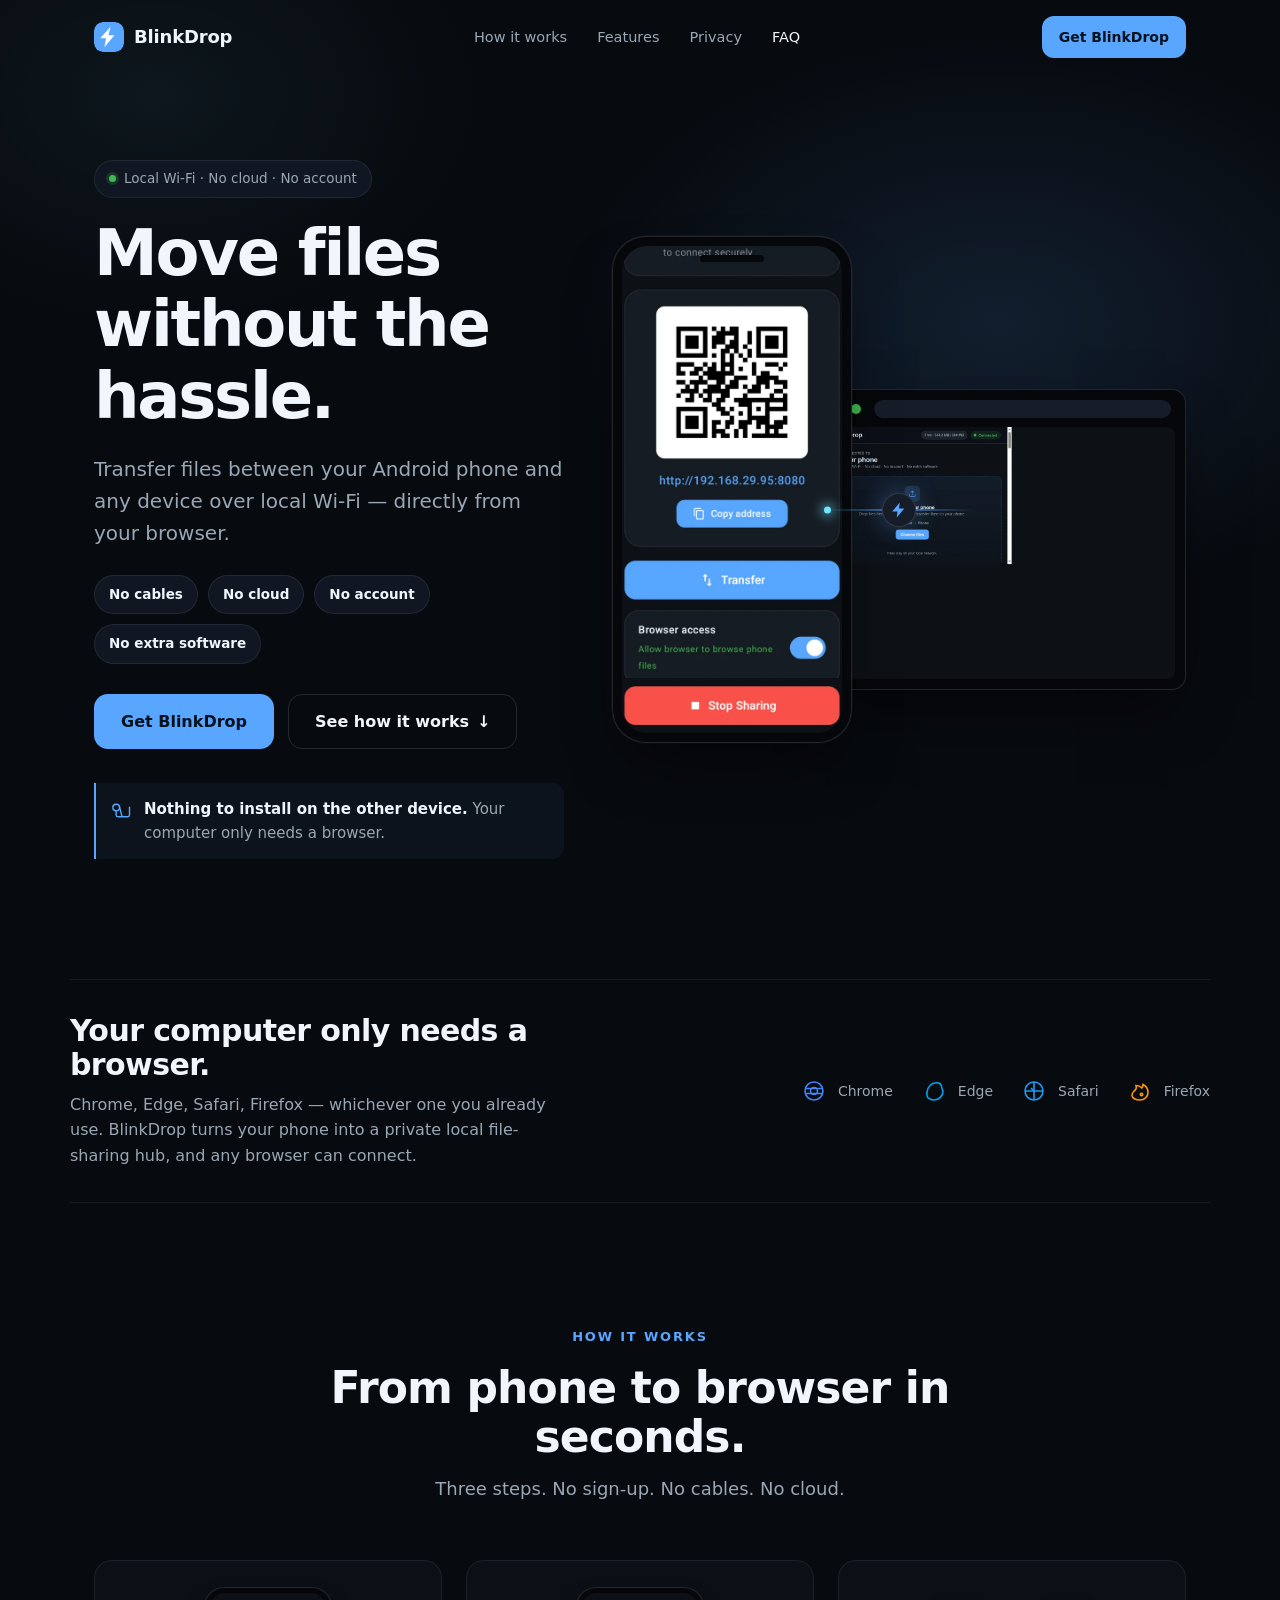
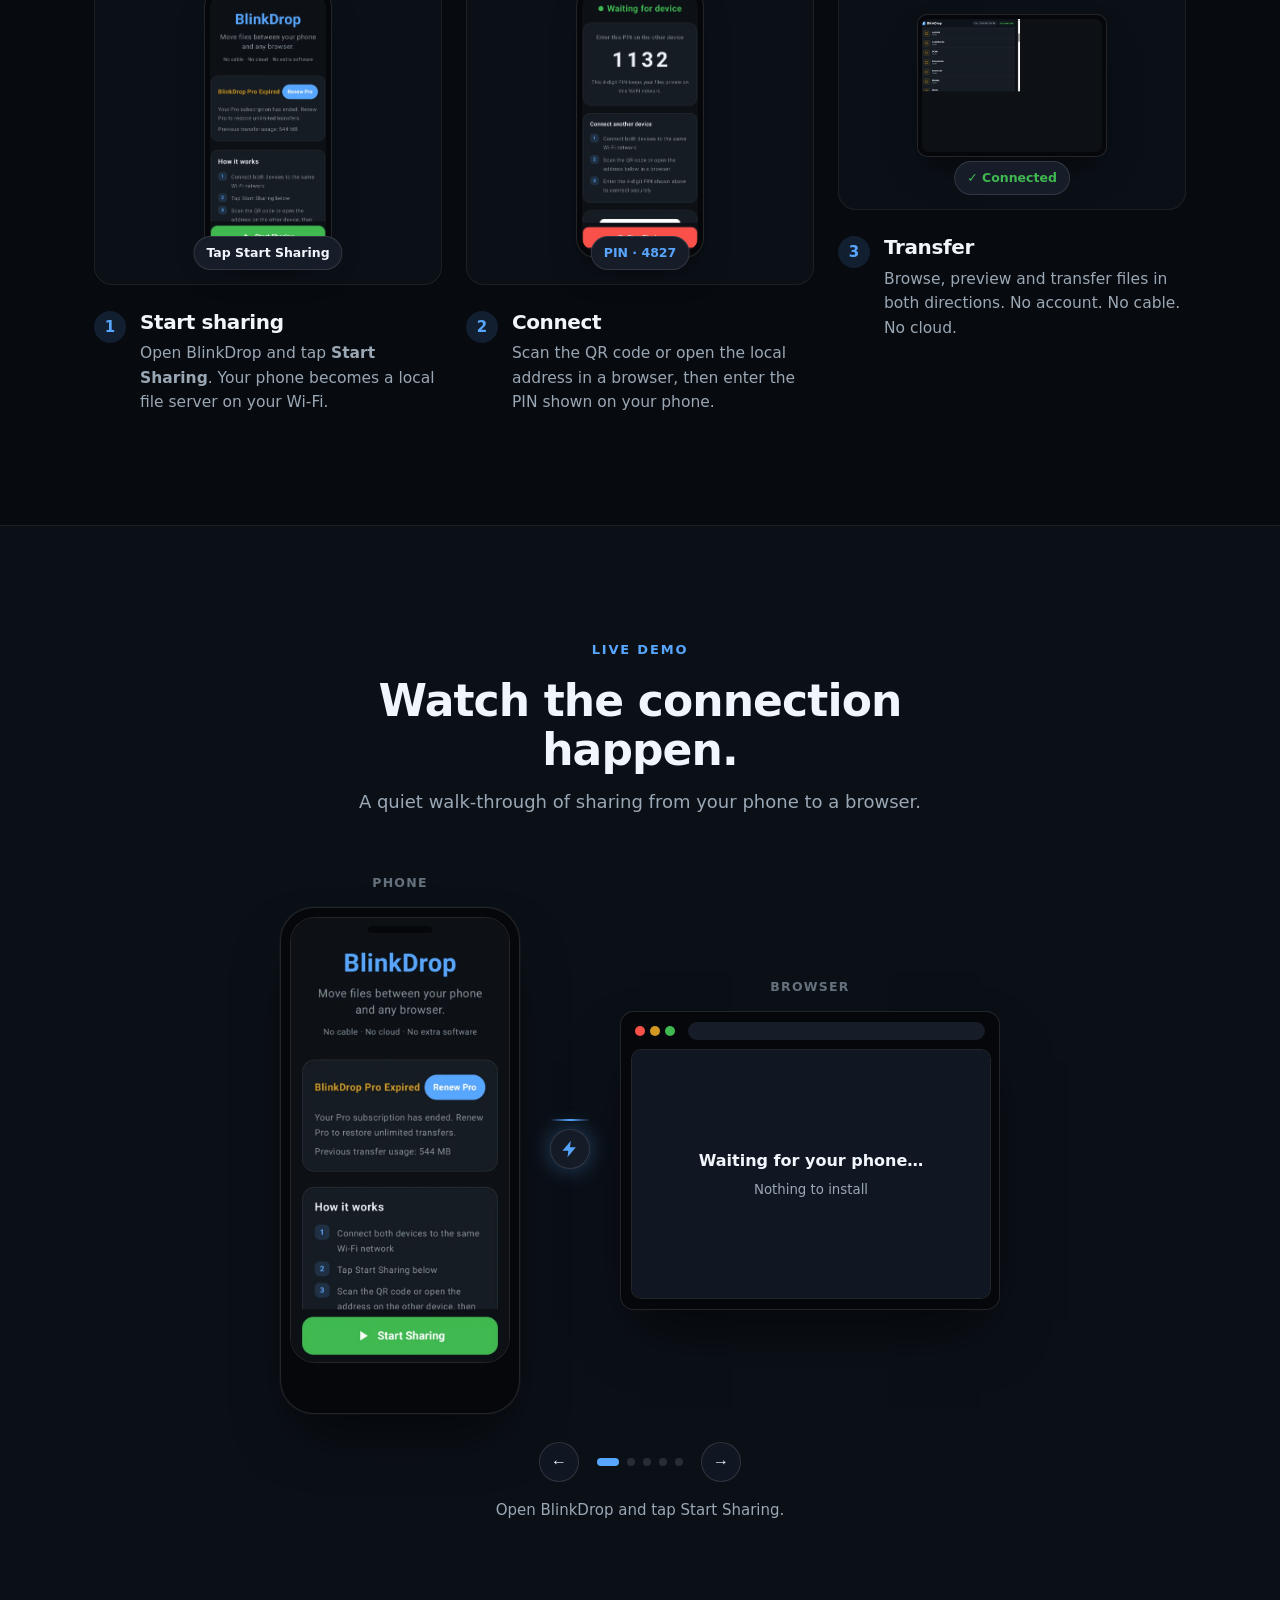
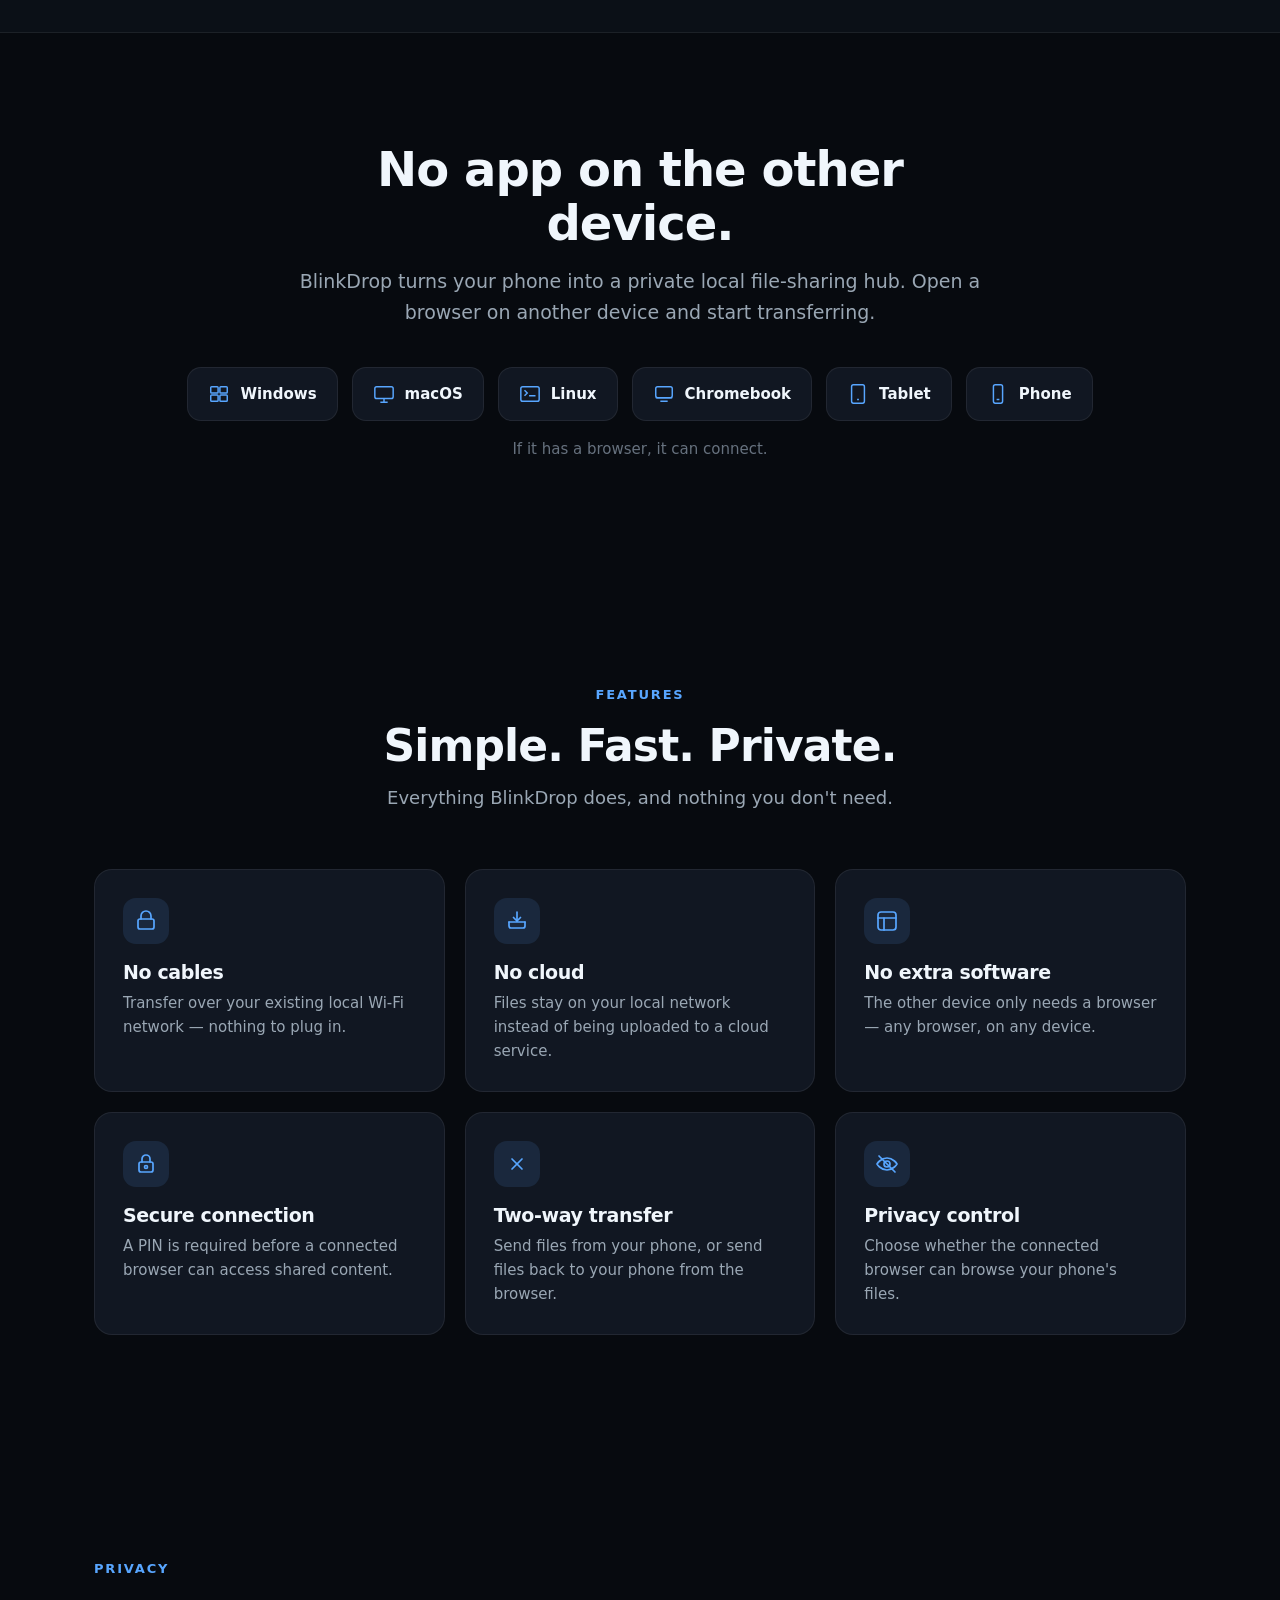
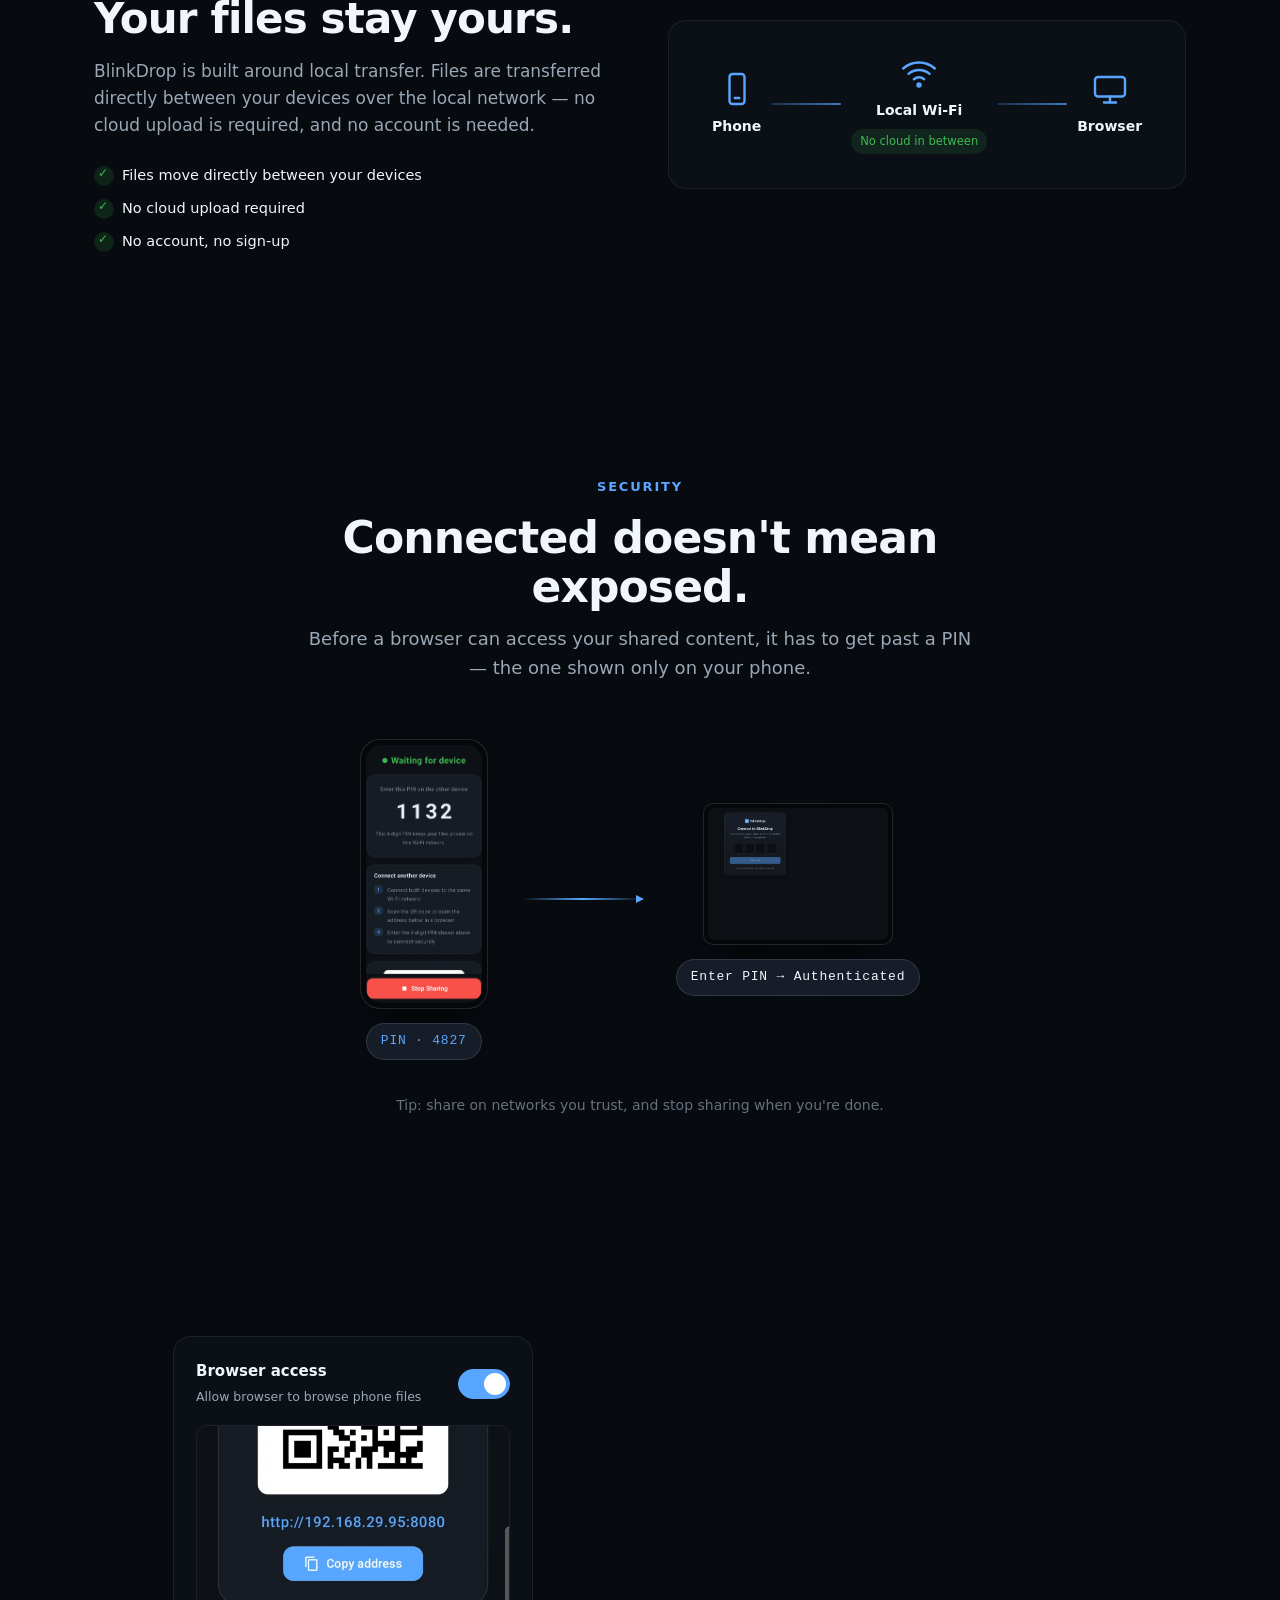
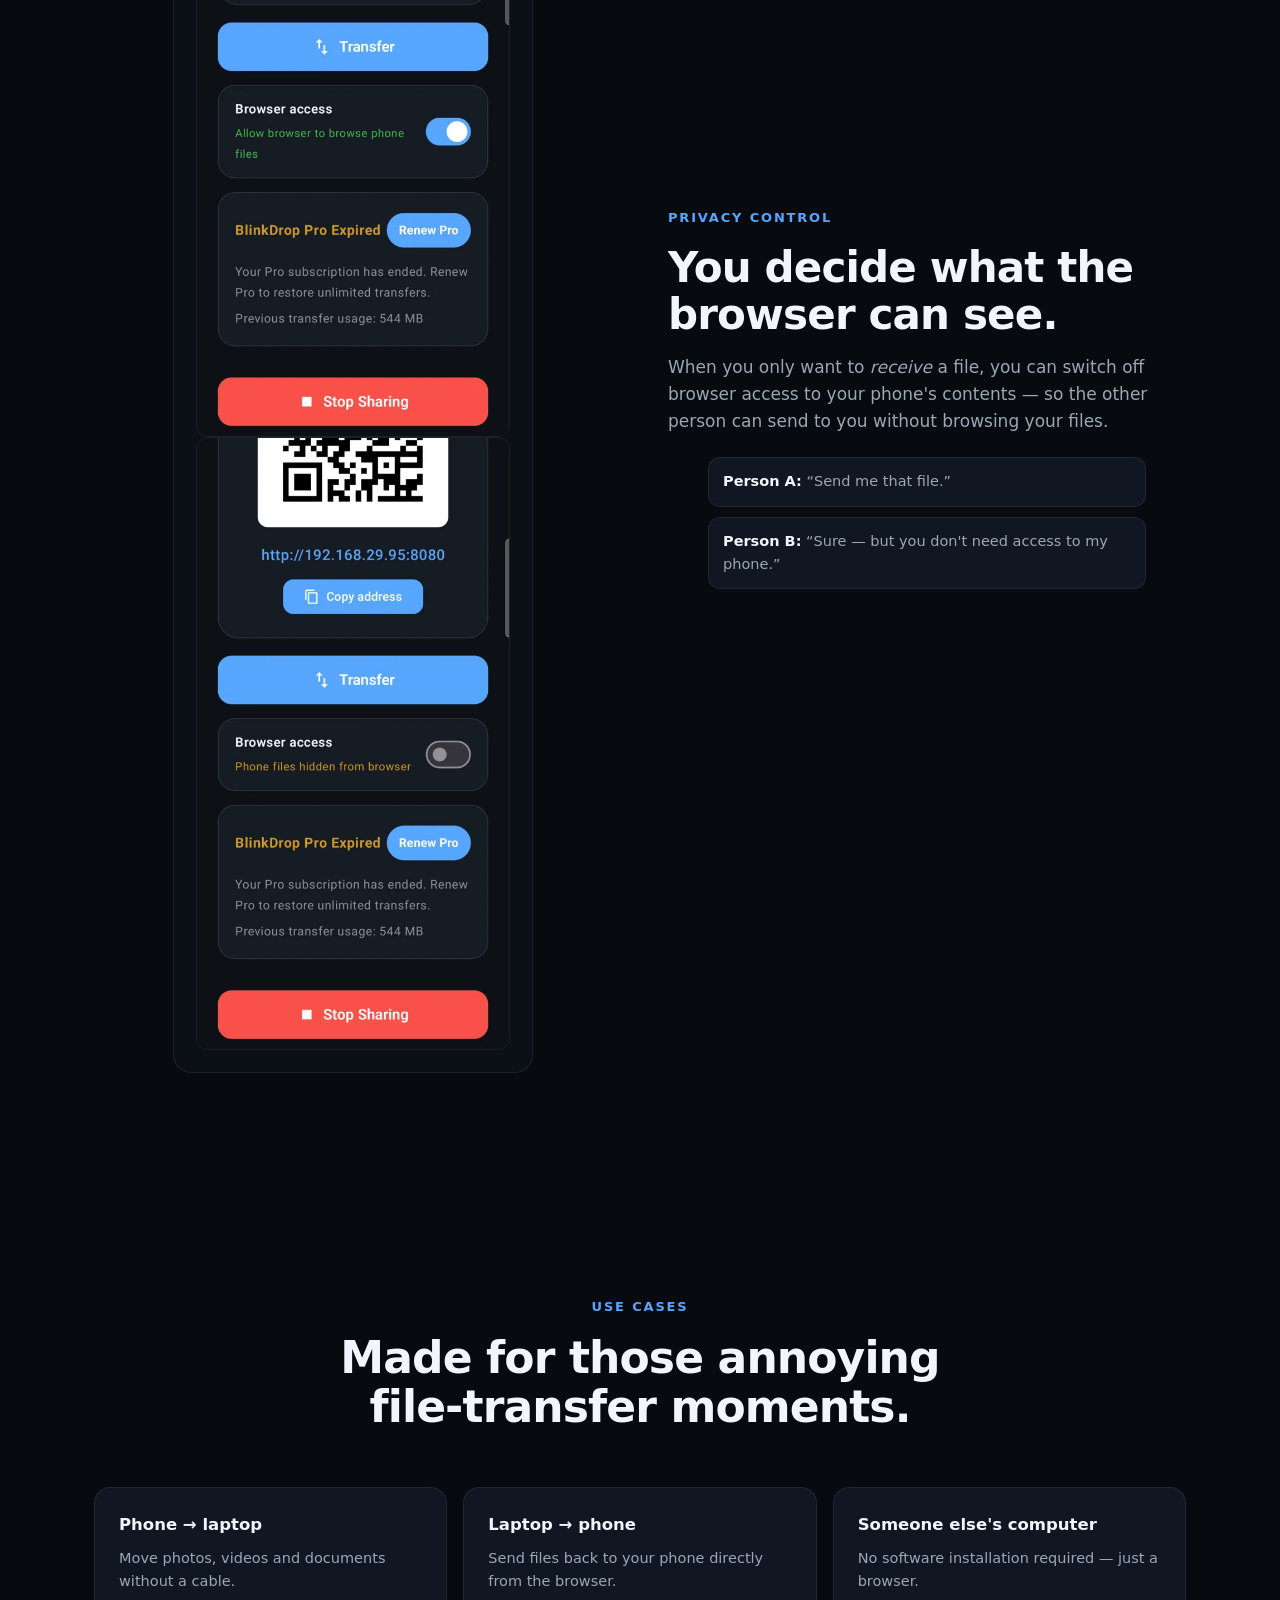
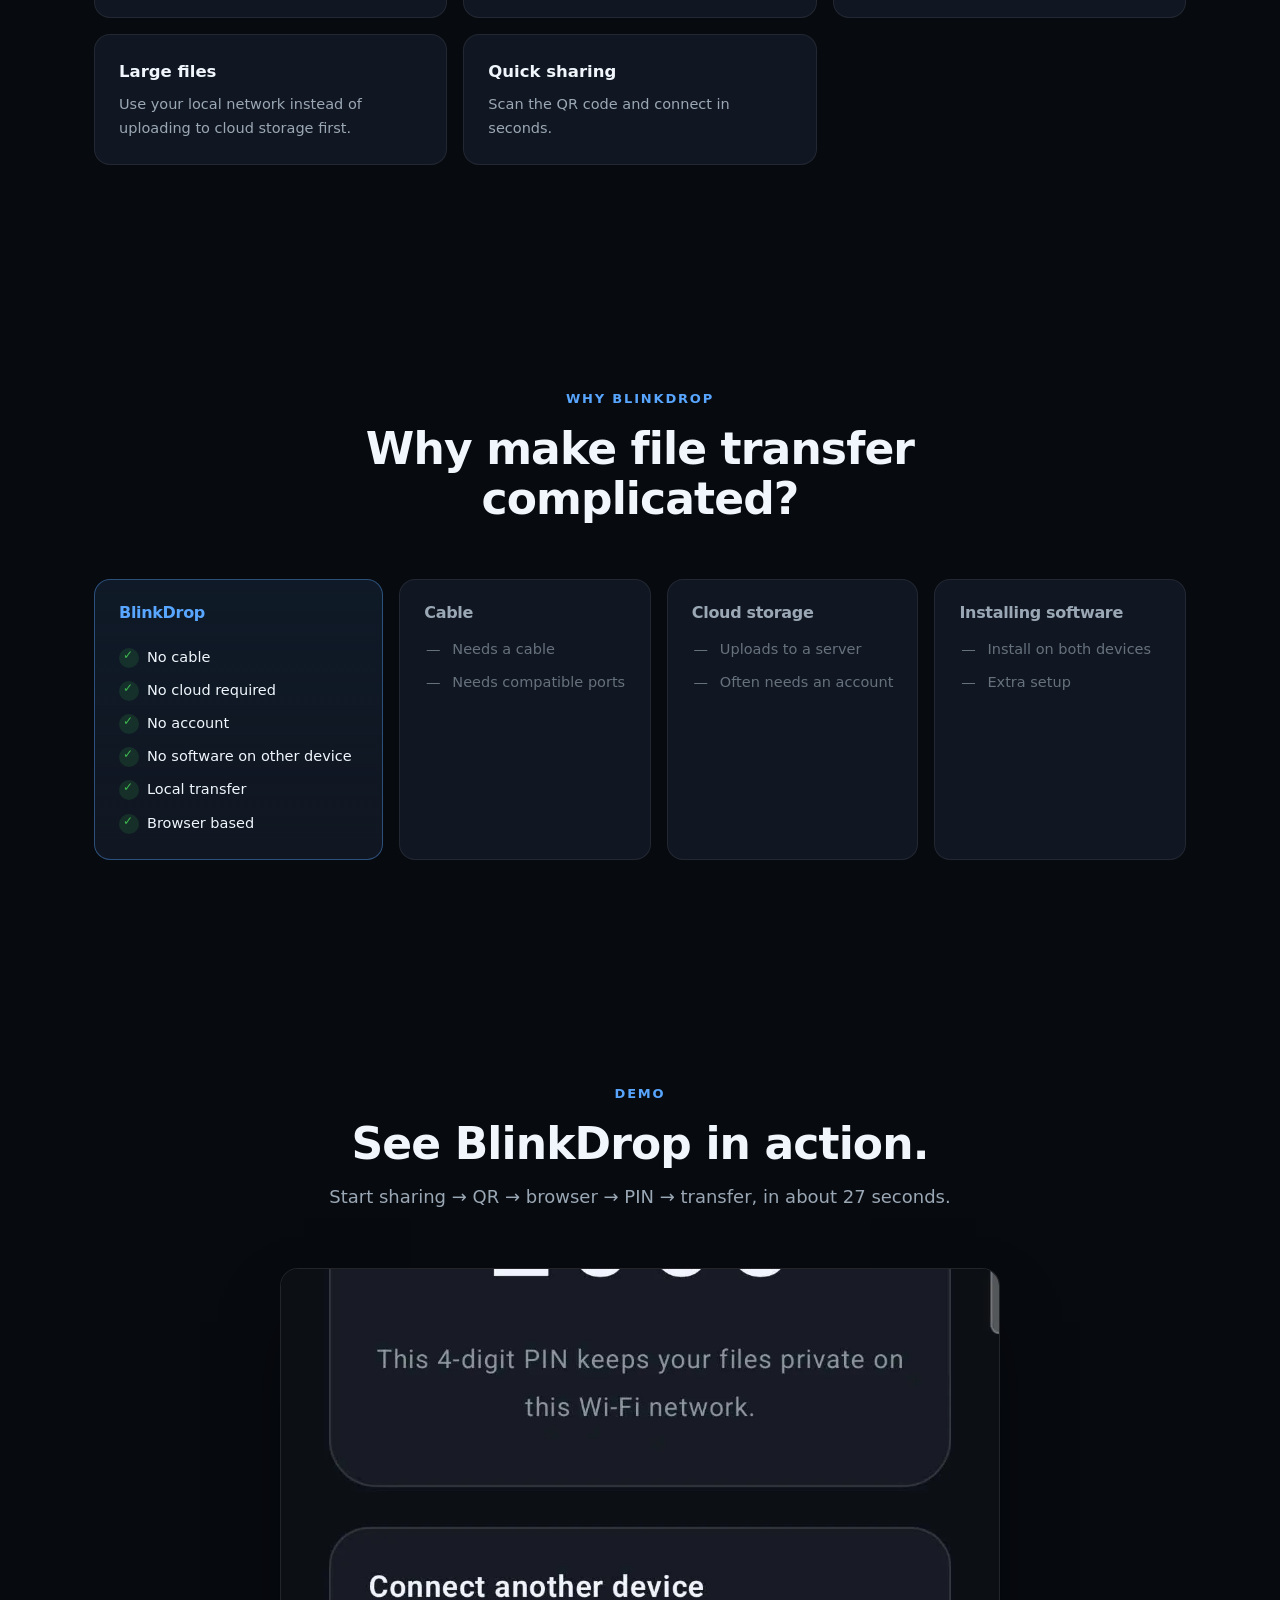
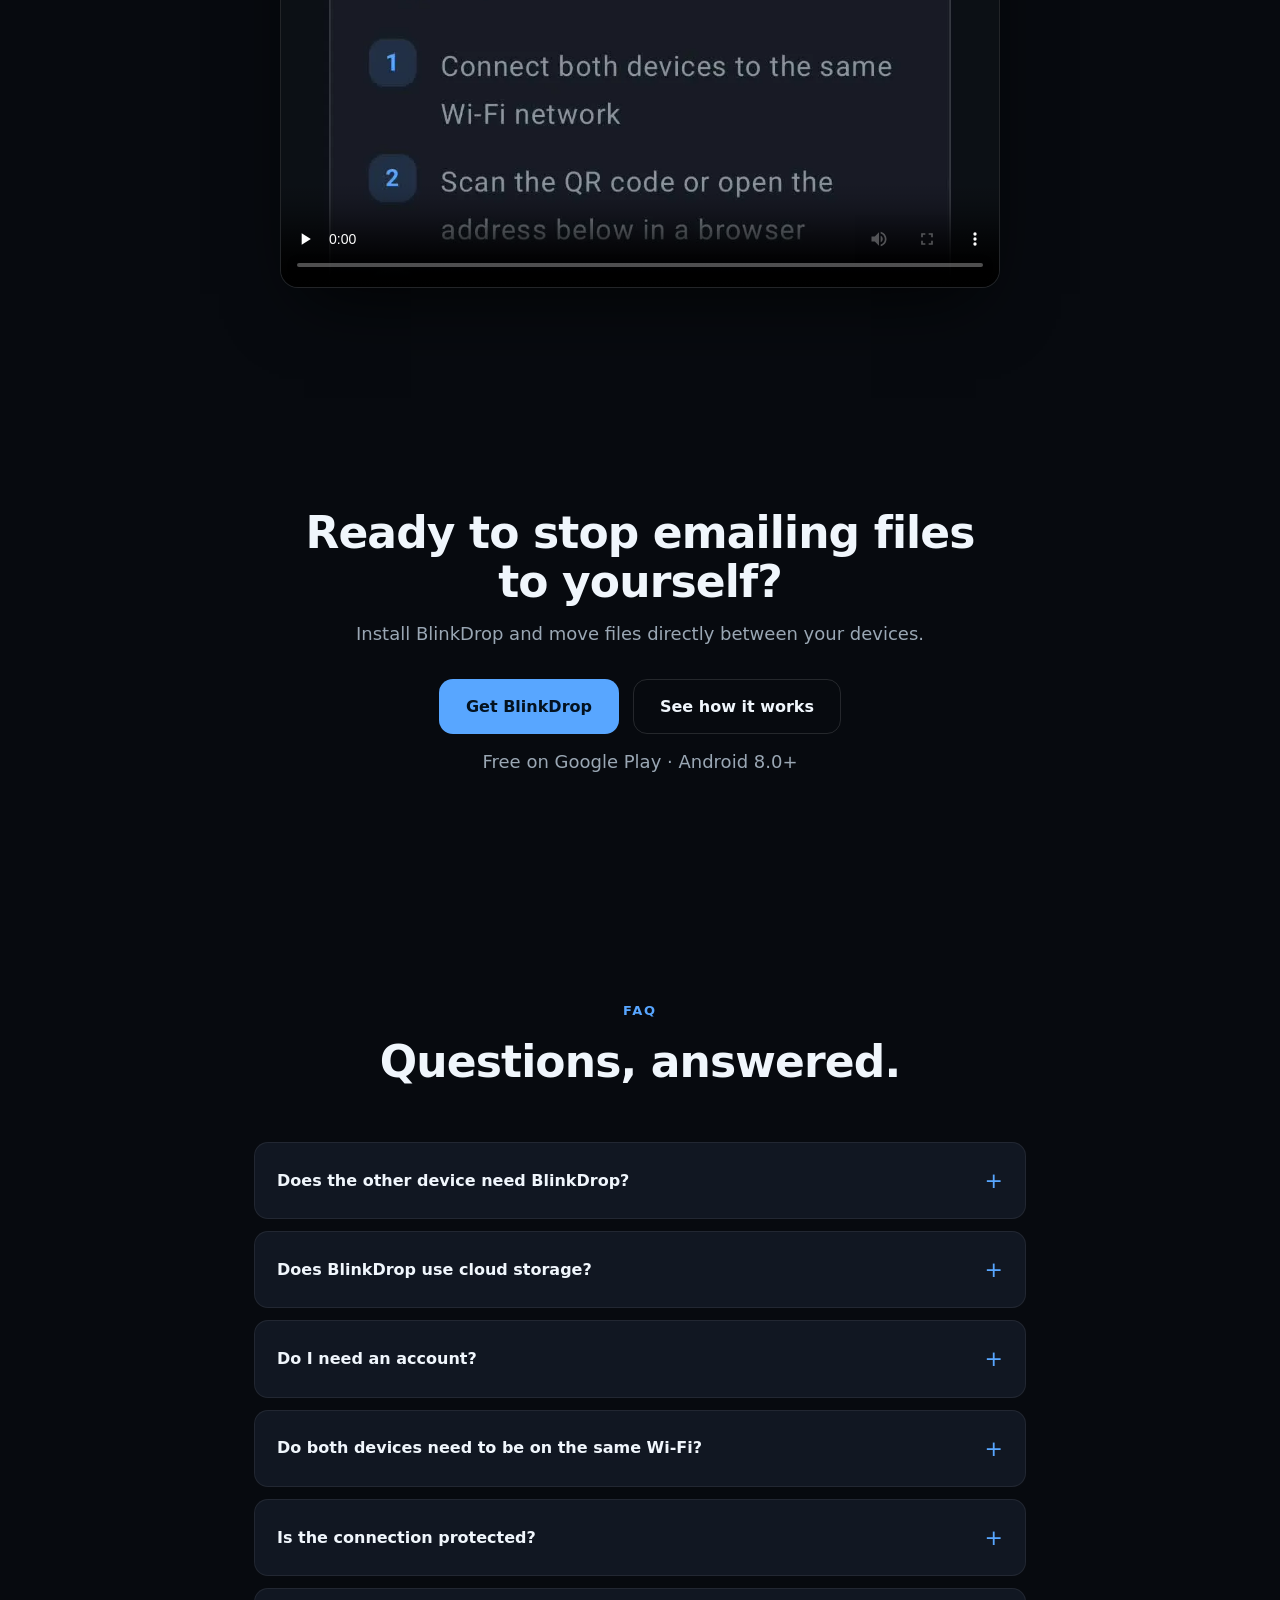
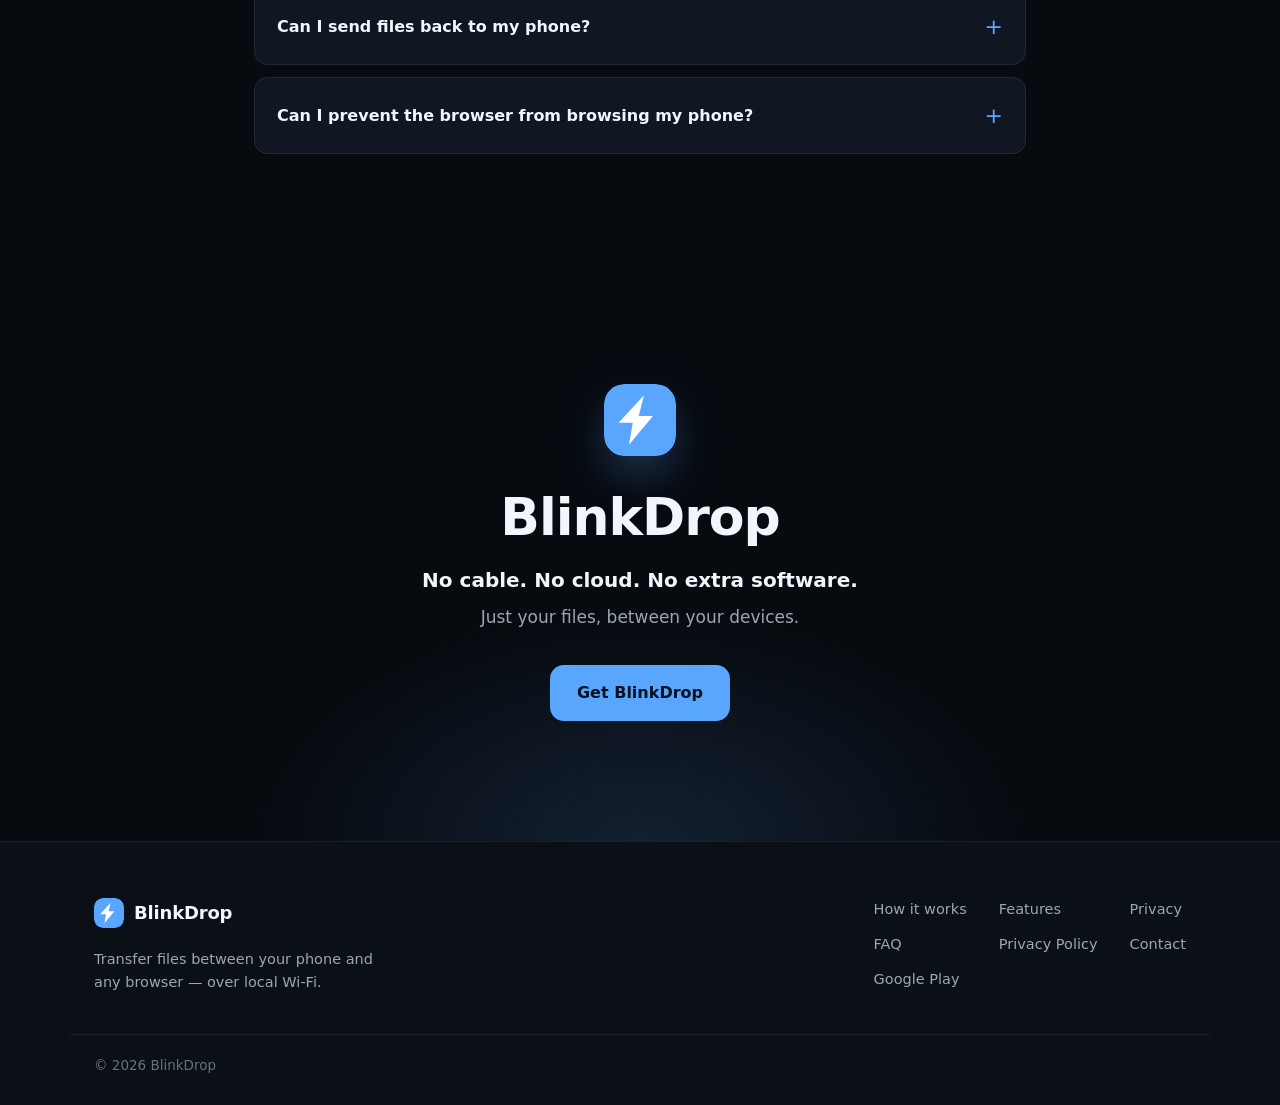
<file: website/index.html>
<!DOCTYPE html>
<html lang="en">
<head>
<meta charset="UTF-8">
<meta name="viewport" content="width=device-width, initial-scale=1.0">
<title>BlinkDrop — Transfer Files Without Cables or Cloud</title>
<meta name="description" content="Transfer files between your Android phone and any browser over local Wi-Fi. No cable, no cloud, no account and no extra software required.">
<link rel="canonical" href="https://blinkdrop.app/">

<!-- Open Graph / social -->
<meta property="og:type" content="website">
<meta property="og:site_name" content="BlinkDrop">
<meta property="og:title" content="BlinkDrop — Transfer Files Without Cables or Cloud">
<meta property="og:description" content="Transfer files between your Android phone and any browser over local Wi-Fi. No cable, no cloud, no account and no extra software required.">
<meta property="og:image" content="assets/img/og-image.png">
<meta property="og:url" content="https://blinkdrop.app/">
<meta name="twitter:card" content="summary_large_image">
<meta name="twitter:title" content="BlinkDrop — Transfer Files Without Cables or Cloud">
<meta name="twitter:description" content="Transfer files between your Android phone and any browser over local Wi-Fi. No cable, no cloud, no account and no extra software required.">
<meta name="twitter:image" content="assets/img/og-image.png">
<meta name="theme-color" content="#0a0e14">

<!-- Favicon -->
<link rel="icon" type="image/svg+xml" href="assets/img/favicon.svg">
<link rel="icon" type="image/png" href="assets/img/icon-192.png">
<link rel="apple-touch-icon" href="assets/img/apple-touch-icon.png">

<link rel="preload" as="image" href="assets/img/04_qr_address.webp" fetchpriority="high">
<link rel="stylesheet" href="css/styles.css">

<script type="application/ld+json">
{
  "@context": "https://schema.org",
  "@type": "SoftwareApplication",
  "name": "BlinkDrop",
  "operatingSystem": "Android",
  "applicationCategory": "UtilitiesApplication",
  "description": "Transfer files between your Android phone and any browser over local Wi-Fi — no cable, no cloud, no account and no extra software required.",
  "offers": { "@type": "Offer", "price": "0", "priceCurrency": "USD" },
  "aggregateRating": { "@type": "AggregateRating", "ratingValue": "4.8", "ratingCount": "120" }
}
</script>
<script type="application/ld+json">
{
  "@context": "https://schema.org",
  "@type": "FAQPage",
  "mainEntity": [
    {"@type":"Question","name":"Does the other device need BlinkDrop?","acceptedAnswer":{"@type":"Answer","text":"No. It only needs a web browser."}},
    {"@type":"Question","name":"Does BlinkDrop use cloud storage?","acceptedAnswer":{"@type":"Answer","text":"No. File transfers are performed over the local network."}},
    {"@type":"Question","name":"Do I need an account?","acceptedAnswer":{"@type":"Answer","text":"No."}},
    {"@type":"Question","name":"Do both devices need to be on the same Wi-Fi?","acceptedAnswer":{"@type":"Answer","text":"Yes, the devices need to be able to reach each other over the local network."}},
    {"@type":"Question","name":"Is the connection protected?","acceptedAnswer":{"@type":"Answer","text":"BlinkDrop uses a PIN authentication step before the browser can access shared phone content."}},
    {"@type":"Question","name":"Can I send files back to my phone?","acceptedAnswer":{"@type":"Answer","text":"Yes."}},
    {"@type":"Question","name":"Can I prevent the browser from browsing my phone?","acceptedAnswer":{"@type":"Answer","text":"Yes. BlinkDrop provides a privacy control for browser access to phone content."}}
  ]
}
</script>
</head>
<body>
<a class="skip-link" href="#main">Skip to content</a>

<header class="nav" id="nav">
  <div class="nav-inner">
    <a class="brand" href="#top" aria-label="BlinkDrop home">
      <svg class="brand-mark" viewBox="0 0 64 64" aria-hidden="true"><rect width="64" height="64" rx="18" fill="#58a6ff"/><path d="M35.5 10 13 34.5h12.6L22.2 54 43.5 28.5H30.9z" fill="#fff"/></svg>
      <span class="brand-name">BlinkDrop</span>
    </a>

    <nav class="nav-links" aria-label="Primary">
      <a href="#how-it-works">How it works</a>
      <a href="#features">Features</a>
      <a href="#privacy">Privacy</a>
      <a href="#faq">FAQ</a>
    </nav>

    <div class="nav-cta">
      <a class="btn btn-primary btn-sm" href="#download">Get BlinkDrop</a>
      <button class="nav-toggle" id="navToggle" aria-label="Open menu" aria-expanded="false" aria-controls="mobileMenu">
        <span></span><span></span><span></span>
      </button>
    </div>
  </div>

  <div class="mobile-menu" id="mobileMenu" hidden>
    <a href="#how-it-works">How it works</a>
    <a href="#features">Features</a>
    <a href="#privacy">Privacy</a>
    <a href="#faq">FAQ</a>
    <a class="btn btn-primary btn-block" href="#download">Get BlinkDrop</a>
  </div>
</header>

<main id="main">
  <!-- ============================ HERO ============================ -->
  <section class="hero" id="top">
    <div class="hero-bg" aria-hidden="true"></div>
    <div class="container hero-grid">
      <div class="hero-copy">
        <span class="pill"><span class="pill-dot"></span> Local Wi-Fi · No cloud · No account</span>
        <h1>Move files without the hassle.</h1>
        <p class="hero-sub">Transfer files between your Android phone and any device over local Wi-Fi — directly from your browser.</p>
        <p class="hero-tags"><span>No cables</span><span>No cloud</span><span>No account</span><span>No extra software</span></p>
        <div class="hero-actions">
          <a class="btn btn-primary btn-lg" href="#download">Get BlinkDrop</a>
          <a class="btn btn-ghost btn-lg" href="#how-it-works">See how it works <span aria-hidden="true">↓</span></a>
        </div>
        <div class="hero-note">
          <svg viewBox="0 0 24 24" aria-hidden="true"><path d="M5 13a4 4 0 1 1 0-8 4 4 0 0 1 0 8Z"/><path d="M5 13v5a2 2 0 0 0 2 2h12a2 2 0 0 0 2-2V8"/><path d="M12 20 9 8"/></svg>
          <p><strong>Nothing to install on the other device.</strong> Your computer only needs a browser.</p>
        </div>
      </div>

      <div class="hero-visual" aria-hidden="true">
        <div class="phone">
          <div class="phone-notch"></div>
          <img src="assets/img/04_qr_address.webp" alt="" loading="eager" fetchpriority="high">
        </div>
        <div class="beam">
          <div class="beam-dot"></div>
          <div class="beam-bolt"><svg viewBox="0 0 24 24"><path d="M13 2 3 14h7l-1 8 10-12h-7l1-8Z"/></svg></div>
        </div>
        <div class="laptop">
          <div class="laptop-bar"><span></span><span></span><span></span><i></i></div>
          <img src="assets/img/09_web_workspace.webp" alt="" loading="lazy">
        </div>
      </div>
    </div>
  </section>

  <!-- ============================ BROWSER ADVANTAGE ============================ -->
  <section class="browser-band">
    <div class="container">
      <div class="browser-band-copy">
        <h2>Your computer only needs a browser.</h2>
        <p>Chrome, Edge, Safari, Firefox — whichever one you already use. BlinkDrop turns your phone into a private local file-sharing hub, and any browser can connect.</p>
      </div>
      <ul class="browser-row" aria-label="Works in any modern browser">
        <li><span class="b-icon b-chrome" aria-hidden="true"><svg viewBox="0 0 24 24"><circle cx="12" cy="12" r="9"/><circle cx="12" cy="12" r="3.5"/><path d="M3.5 9.5h17M3.5 14.5h17"/></svg></span>Chrome</li>
        <li><span class="b-icon b-edge" aria-hidden="true"><svg viewBox="0 0 24 24"><path d="M21 12a9 9 0 0 1-9 9c-2.2 0-4.2-.8-5.8-2.1C4 17 4.5 10 8 6.5 11.5 3 18 3 19 6c.5 1.5.5 3 2 6Z"/></svg></span>Edge</li>
        <li><span class="b-icon b-safari" aria-hidden="true"><svg viewBox="0 0 24 24"><circle cx="12" cy="12" r="9"/><path d="M12 3v18M3 12h18"/><path d="m9 9 3.5 3.5"/></svg></span>Safari</li>
        <li><span class="b-icon b-firefox" aria-hidden="true"><svg viewBox="0 0 24 24"><path d="M12 21c4.4 0 8-3.1 8-7.5 0-3.5-2-6.5-5-8 0 1.5-.4 2.5-1.2 3.5C12.5 7.5 10.5 6.5 8 6.5c.8 2.3.2 4-1.8 5.5C5 13 4 15 4 16.5 4 19 7.6 21 12 21Z"/><circle cx="13.5" cy="15.5" r="1.2"/></svg></span>Firefox</li>
      </ul>
    </div>
  </section>

  <!-- ============================ HOW IT WORKS ============================ -->
  <section class="section" id="how-it-works">
    <div class="container">
      <header class="section-head">
        <span class="eyebrow">How it works</span>
        <h2>From phone to browser in seconds.</h2>
        <p>Three steps. No sign-up. No cables. No cloud.</p>
      </header>

      <ol class="steps">
        <li class="step">
          <div class="step-visual">
            <div class="mini-phone"><img src="assets/img/01_home.webp" alt="BlinkDrop home screen with Start Sharing button" loading="lazy"></div>
            <span class="step-tap">Tap <strong>Start Sharing</strong></span>
          </div>
          <div class="step-copy">
            <span class="step-num">1</span>
            <h3>Start sharing</h3>
            <p>Open BlinkDrop and tap <strong>Start Sharing</strong>. Your phone becomes a local file server on your Wi-Fi.</p>
          </div>
        </li>
        <li class="step">
          <div class="step-visual">
            <div class="mini-phone"><img src="assets/img/02_share_pin.webp" alt="PIN shown on the phone" loading="lazy"></div>
            <span class="step-chip">PIN · 4827</span>
          </div>
          <div class="step-copy">
            <span class="step-num">2</span>
            <h3>Connect</h3>
            <p>Scan the QR code or open the local address in a browser, then enter the PIN shown on your phone.</p>
          </div>
        </li>
        <li class="step">
          <div class="step-visual">
            <div class="mini-phone mini-browser"><img src="assets/img/10_web_files.webp" alt="Files listed in the browser" loading="lazy"></div>
            <span class="step-chip step-chip-green">✓ Connected</span>
          </div>
          <div class="step-copy">
            <span class="step-num">3</span>
            <h3>Transfer</h3>
            <p>Browse, preview and transfer files in both directions. No account. No cable. No cloud.</p>
          </div>
        </li>
      </ol>
    </div>
  </section>

  <!-- ============================ INTERACTIVE DEMO ============================ -->
  <section class="section demo" id="demo">
    <div class="container">
      <header class="section-head">
        <span class="eyebrow">Live demo</span>
        <h2>Watch the connection happen.</h2>
        <p>A quiet walk-through of sharing from your phone to a browser.</p>
      </header>

      <div class="demo-stage" id="demoStage">
        <div class="demo-device demo-phone" aria-hidden="true">
          <div class="device-label">Phone</div>
          <div class="phone demo-screen-frame">
            <div class="phone-notch"></div>
            <div class="demo-screen" id="demoPhoneScreen"></div>
          </div>
        </div>

        <div class="demo-mid" aria-hidden="true">
          <div class="demo-arrow"></div>
          <div class="demo-bolt"><svg viewBox="0 0 24 24"><path d="M13 2 3 14h7l-1 8 10-12h-7l1-8Z"/></svg></div>
        </div>

        <div class="demo-device demo-browser" aria-hidden="true">
          <div class="device-label">Browser</div>
          <div class="laptop demo-screen-frame">
            <div class="laptop-bar"><span></span><span></span><span></span><i></i></div>
            <div class="demo-screen" id="demoBrowserScreen"></div>
          </div>
        </div>
      </div>

      <div class="demo-controls" role="group" aria-label="Demo controls">
        <button class="demo-btn" id="demoPrev" aria-label="Previous step">←</button>
        <ol class="demo-dots" id="demoDots"></ol>
        <button class="demo-btn" id="demoNext" aria-label="Next step">→</button>
      </div>
      <p class="demo-caption" id="demoCaption"></p>
    </div>
  </section>

  <!-- ============================ NO APP ON OTHER DEVICE ============================ -->
  <section class="section" id="no-app">
    <div class="container">
      <div class="statement">
        <h2>No app on the other device.</h2>
        <p class="statement-sub">BlinkDrop turns your phone into a private local file-sharing hub. Open a browser on another device and start transferring.</p>
      </div>
      <ul class="devices">
        <li><span class="d-icon" aria-hidden="true"><svg viewBox="0 0 24 24"><rect x="3" y="4" width="8" height="7" rx="1"/><rect x="13" y="4" width="8" height="7" rx="1"/><rect x="3" y="13" width="8" height="7" rx="1"/><rect x="13" y="13" width="8" height="7" rx="1"/></svg></span>Windows</li>
        <li><span class="d-icon" aria-hidden="true"><svg viewBox="0 0 24 24"><rect x="2" y="4" width="20" height="13" rx="2"/><path d="M8 21h8M12 17v4"/></svg></span>macOS</li>
        <li><span class="d-icon" aria-hidden="true"><svg viewBox="0 0 24 24"><rect x="2" y="4" width="20" height="16" rx="2"/><path d="m6 8 3 3-3 3M11 14h7"/></svg></span>Linux</li>
        <li><span class="d-icon" aria-hidden="true"><svg viewBox="0 0 24 24"><rect x="3" y="4" width="18" height="12" rx="2"/><path d="M3 16h18M8 20h8"/></svg></span>Chromebook</li>
        <li><span class="d-icon" aria-hidden="true"><svg viewBox="0 0 24 24"><rect x="5" y="2" width="14" height="20" rx="2"/><path d="M11 18h2"/></svg></span>Tablet</li>
        <li><span class="d-icon" aria-hidden="true"><svg viewBox="0 0 24 24"><rect x="7" y="2" width="10" height="20" rx="2"/><path d="M10.5 18h3"/></svg></span>Phone</li>
      </ul>
      <p class="devices-note">If it has a browser, it can connect.</p>
    </div>
  </section>

  <!-- ============================ FEATURES ============================ -->
  <section class="section" id="features">
    <div class="container">
      <header class="section-head">
        <span class="eyebrow">Features</span>
        <h2>Simple. Fast. Private.</h2>
        <p>Everything BlinkDrop does, and nothing you don't need.</p>
      </header>

      <div class="feature-grid">
        <article class="feature">
          <span class="f-icon" aria-hidden="true"><svg viewBox="0 0 24 24"><path d="M7 10V7a5 5 0 0 1 10 0v3"/><rect x="4" y="10" width="16" height="10" rx="2"/></svg></span>
          <h3>No cables</h3>
          <p>Transfer over your existing local Wi-Fi network — nothing to plug in.</p>
        </article>
        <article class="feature">
          <span class="f-icon" aria-hidden="true"><svg viewBox="0 0 24 24"><path d="M12 3v9"/><path d="M8.5 8.5 12 12l3.5-3.5"/><path d="M4 13v4a2 2 0 0 0 2 2h12a2 2 0 0 0 2-2v-4"/><path d="M4 13h16" stroke-dasharray="0"/></svg></span>
          <h3>No cloud</h3>
          <p>Files stay on your local network instead of being uploaded to a cloud service.</p>
        </article>
        <article class="feature">
          <span class="f-icon" aria-hidden="true"><svg viewBox="0 0 24 24"><rect x="3" y="3" width="18" height="18" rx="3"/><path d="M3 9h18"/><path d="M9 9v12"/></svg></span>
          <h3>No extra software</h3>
          <p>The other device only needs a browser — any browser, on any device.</p>
        </article>
        <article class="feature">
          <span class="f-icon" aria-hidden="true"><svg viewBox="0 0 24 24"><rect x="5" y="10" width="14" height="10" rx="2"/><path d="M8 10V7a4 4 0 0 1 8 0v3"/><circle cx="12" cy="15" r="1.5"/></svg></span>
          <h3>Secure connection</h3>
          <p>A PIN is required before a connected browser can access shared content.</p>
        </article>
        <article class="feature">
          <span class="f-icon" aria-hidden="true"><svg viewBox="0 0 24 24"><path d="M17 7 7 17"/><path d="M7 7l10 10"/></svg></span>
          <h3>Two-way transfer</h3>
          <p>Send files from your phone, or send files back to your phone from the browser.</p>
        </article>
        <article class="feature">
          <span class="f-icon" aria-hidden="true"><svg viewBox="0 0 24 24"><path d="M2 12s3.5-6 10-6 10 6 10 6-3.5 6-10 6-10-6-10-6Z"/><circle cx="12" cy="12" r="3"/><path d="M4 4l16 16"/></svg></span>
          <h3>Privacy control</h3>
          <p>Choose whether the connected browser can browse your phone's files.</p>
        </article>
      </div>
    </div>
  </section>

  <!-- ============================ PRIVACY ============================ -->
  <section class="section" id="privacy">
    <div class="container">
      <div class="privacy-grid">
        <div class="privacy-copy">
          <span class="eyebrow">Privacy</span>
          <h2>Your files stay yours.</h2>
          <p class="privacy-sub">BlinkDrop is built around local transfer. Files are transferred directly between your devices over the local network — no cloud upload is required, and no account is needed.</p>
          <ul class="check-list">
            <li>Files move directly between your devices</li>
            <li>No cloud upload required</li>
            <li>No account, no sign-up</li>
          </ul>
        </div>
        <div class="privacy-diagram" aria-hidden="true">
          <div class="pd-node pd-phone"><span class="pd-ico"><svg viewBox="0 0 24 24"><rect x="7" y="2" width="10" height="20" rx="2"/><path d="M10.5 18h3"/></svg></span><b>Phone</b></div>
          <div class="pd-wire"></div>
          <div class="pd-node pd-wifi"><span class="pd-ico"><svg viewBox="0 0 24 24"><path d="M5 12.55a11 11 0 0 1 14.08 0"/><path d="M1.42 9a16 16 0 0 1 21.16 0"/><path d="M8.53 16.11a6 6 0 0 1 6.95 0"/><circle cx="12" cy="20" r="1"/></svg></span><b>Local Wi-Fi</b><em>No cloud in between</em></div>
          <div class="pd-wire"></div>
          <div class="pd-node pd-pc"><span class="pd-ico"><svg viewBox="0 0 24 24"><rect x="2" y="4" width="20" height="13" rx="2"/><path d="M8 21h8M12 17v4"/></svg></span><b>Browser</b></div>
        </div>
      </div>
    </div>
  </section>

  <!-- ============================ SECURITY ============================ -->
  <section class="section" id="security">
    <div class="container">
      <header class="section-head">
        <span class="eyebrow">Security</span>
        <h2>Connected doesn't mean exposed.</h2>
        <p>Before a browser can access your shared content, it has to get past a PIN — the one shown only on your phone.</p>
      </header>

      <div class="security-stage">
        <div class="sec-phone" aria-hidden="true">
          <div class="mini-phone"><img src="assets/img/02_share_pin.webp" alt="PIN shown on the phone" loading="lazy"></div>
          <div class="sec-pin">PIN · 4827</div>
        </div>
        <div class="sec-flow" aria-hidden="true">
          <div class="sec-arrow"></div>
        </div>
        <div class="sec-browser" aria-hidden="true">
          <div class="mini-phone mini-browser"><img src="assets/img/08_web_connect.webp" alt="Browser PIN entry screen" loading="lazy"></div>
          <div class="sec-auth">Enter PIN → Authenticated</div>
        </div>
      </div>
      <p class="section-footnote">Tip: share on networks you trust, and stop sharing when you're done.</p>
    </div>
  </section>

  <!-- ============================ PRIVACY CONTROL ============================ -->
  <section class="section" id="privacy-control">
    <div class="container">
      <div class="privacy-grid privacy-grid-rev">
        <div class="privacy-copy">
          <span class="eyebrow">Privacy control</span>
          <h2>You decide what the browser can see.</h2>
          <p class="privacy-sub">When you only want to <em>receive</em> a file, you can switch off browser access to your phone's contents — so the other person can send to you without browsing your files.</p>
          <blockquote class="chat">
            <p><strong>Person A:</strong> “Send me that file.”</p>
            <p><strong>Person B:</strong> “Sure — but you don't need access to my phone.”</p>
          </blockquote>
        </div>
        <div class="toggle-demo" aria-hidden="true">
          <div class="toggle-card">
            <div class="toggle-row">
              <div>
                <b>Browser access</b>
                <small id="toggleState">Allow browser to browse phone files</small>
              </div>
              <button class="switch" id="toggleSwitch" role="switch" aria-checked="true" aria-label="Browser access">
                <span class="switch-thumb"></span>
              </button>
            </div>
            <div class="toggle-cards">
              <img src="assets/img/05_browser_access_on.webp" alt="" loading="lazy" id="toggleImgOn">
              <img src="assets/img/06_browser_hidden.webp" alt="" loading="lazy" id="toggleImgOff" hidden>
            </div>
          </div>
        </div>
      </div>
    </div>
  </section>

  <!-- ============================ USE CASES ============================ -->
  <section class="section" id="use-cases">
    <div class="container">
      <header class="section-head">
        <span class="eyebrow">Use cases</span>
        <h2>Made for those annoying file-transfer moments.</h2>
      </header>
      <ul class="usecase-grid">
        <li class="usecase"><b>Phone → laptop</b><p>Move photos, videos and documents without a cable.</p></li>
        <li class="usecase"><b>Laptop → phone</b><p>Send files back to your phone directly from the browser.</p></li>
        <li class="usecase"><b>Someone else's computer</b><p>No software installation required — just a browser.</p></li>
        <li class="usecase"><b>Large files</b><p>Use your local network instead of uploading to cloud storage first.</p></li>
        <li class="usecase"><b>Quick sharing</b><p>Scan the QR code and connect in seconds.</p></li>
      </ul>
    </div>
  </section>

  <!-- ============================ COMPARISON ============================ -->
  <section class="section" id="comparison">
    <div class="container">
      <header class="section-head">
        <span class="eyebrow">Why BlinkDrop</span>
        <h2>Why make file transfer complicated?</h2>
      </header>
      <div class="compare-grid">
        <div class="compare-col compare-hero-col">
          <h3>BlinkDrop</h3>
          <ul class="check-list">
            <li>No cable</li>
            <li>No cloud required</li>
            <li>No account</li>
            <li>No software on other device</li>
            <li>Local transfer</li>
            <li>Browser based</li>
          </ul>
        </div>
        <div class="compare-col">
          <h3>Cable</h3>
          <ul class="x-list">
            <li>Needs a cable</li>
            <li>Needs compatible ports</li>
          </ul>
        </div>
        <div class="compare-col">
          <h3>Cloud storage</h3>
          <ul class="x-list">
            <li>Uploads to a server</li>
            <li>Often needs an account</li>
          </ul>
        </div>
        <div class="compare-col">
          <h3>Installing software</h3>
          <ul class="x-list">
            <li>Install on both devices</li>
            <li>Extra setup</li>
          </ul>
        </div>
      </div>
    </div>
  </section>

  <!-- ============================ VIDEO ============================ -->
  <section class="section" id="video">
    <div class="container">
      <header class="section-head">
        <span class="eyebrow">Demo</span>
        <h2>See BlinkDrop in action.</h2>
        <p>Start sharing → QR → browser → PIN → transfer, in about 27 seconds.</p>
      </header>
      <div class="video-wrap">
        <video id="demoVideo" class="video-frame" controls preload="none" poster="assets/img/video-poster.webp" playsinline>
          <source src="assets/img/demo.mp4" type="video/mp4">
          Your browser doesn't support the video tag.
        </video>
      </div>
    </div>
  </section>

  <!-- ============================ CTA ============================ -->
  <section class="section cta" id="download">
    <div class="container cta-inner">
      <h2>Ready to stop emailing files to yourself?</h2>
      <p>Install BlinkDrop and move files directly between your devices.</p>
      <div class="cta-actions">
        <a class="btn btn-primary btn-lg" href="https://play.google.com/store/apps/details?id=com.shreesha.blinkdrop" rel="noopener">Get BlinkDrop</a>
        <a class="btn btn-ghost btn-lg" href="#how-it-works">See how it works</a>
      </div>
      <p class="cta-hint">Free on Google Play · Android 8.0+</p>
    </div>
  </section>

  <!-- ============================ FAQ ============================ -->
  <section class="section" id="faq">
    <div class="container container-narrow">
      <header class="section-head">
        <span class="eyebrow">FAQ</span>
        <h2>Questions, answered.</h2>
      </header>
      <div class="faq">
        <details>
          <summary>Does the other device need BlinkDrop?</summary>
          <p>No. It only needs a web browser.</p>
        </details>
        <details>
          <summary>Does BlinkDrop use cloud storage?</summary>
          <p>No. File transfers are performed over the local network.</p>
        </details>
        <details>
          <summary>Do I need an account?</summary>
          <p>No.</p>
        </details>
        <details>
          <summary>Do both devices need to be on the same Wi-Fi?</summary>
          <p>Yes, the devices need to be able to reach each other over the local network.</p>
        </details>
        <details>
          <summary>Is the connection protected?</summary>
          <p>BlinkDrop uses a PIN authentication step before the browser can access shared phone content.</p>
        </details>
        <details>
          <summary>Can I send files back to my phone?</summary>
          <p>Yes.</p>
        </details>
        <details>
          <summary>Can I prevent the browser from browsing my phone?</summary>
          <p>Yes. BlinkDrop provides a privacy control for browser access to phone content.</p>
        </details>
      </div>
    </div>
  </section>

  <!-- ============================ FINAL CTA ============================ -->
  <section class="final-cta">
    <div class="container">
      <svg class="brand-mark-lg" viewBox="0 0 64 64" aria-hidden="true"><rect width="64" height="64" rx="18" fill="#58a6ff"/><path d="M35.5 10 13 34.5h12.6L22.2 54 43.5 28.5H30.9z" fill="#fff"/></svg>
      <h2>BlinkDrop</h2>
      <p class="final-tag">No cable. No cloud. No extra software.</p>
      <p class="final-sub">Just your files, between your devices.</p>
      <a class="btn btn-primary btn-lg" href="https://play.google.com/store/apps/details?id=com.shreesha.blinkdrop" rel="noopener">Get BlinkDrop</a>
    </div>
  </section>
</main>

<footer class="footer">
  <div class="container footer-inner">
    <div class="footer-brand">
      <a class="brand" href="#top">
        <svg class="brand-mark" viewBox="0 0 64 64" aria-hidden="true"><rect width="64" height="64" rx="18" fill="#58a6ff"/><path d="M35.5 10 13 34.5h12.6L22.2 54 43.5 28.5H30.9z" fill="#fff"/></svg>
        <span class="brand-name">BlinkDrop</span>
      </a>
      <p class="footer-tag">Transfer files between your phone and any browser — over local Wi-Fi.</p>
    </div>
    <nav class="footer-links" aria-label="Footer">
      <a href="#how-it-works">How it works</a>
      <a href="#features">Features</a>
      <a href="#privacy">Privacy</a>
      <a href="#faq">FAQ</a>
      <a href="privacy.html">Privacy Policy</a>
      <a href="mailto:shreeshaIbhat@gmail.com">Contact</a>
      <a href="https://play.google.com/store/apps/details?id=com.shreesha.blinkdrop" rel="noopener">Google Play</a>
    </nav>
  </div>
  <div class="container footer-bottom">
    <p>© 2026 BlinkDrop</p>
    <!-- TODO: add a Terms of Service link when that page exists -->
  </div>
</footer>

<script src="js/main.js" defer></script>
</body>
</html>
</file>
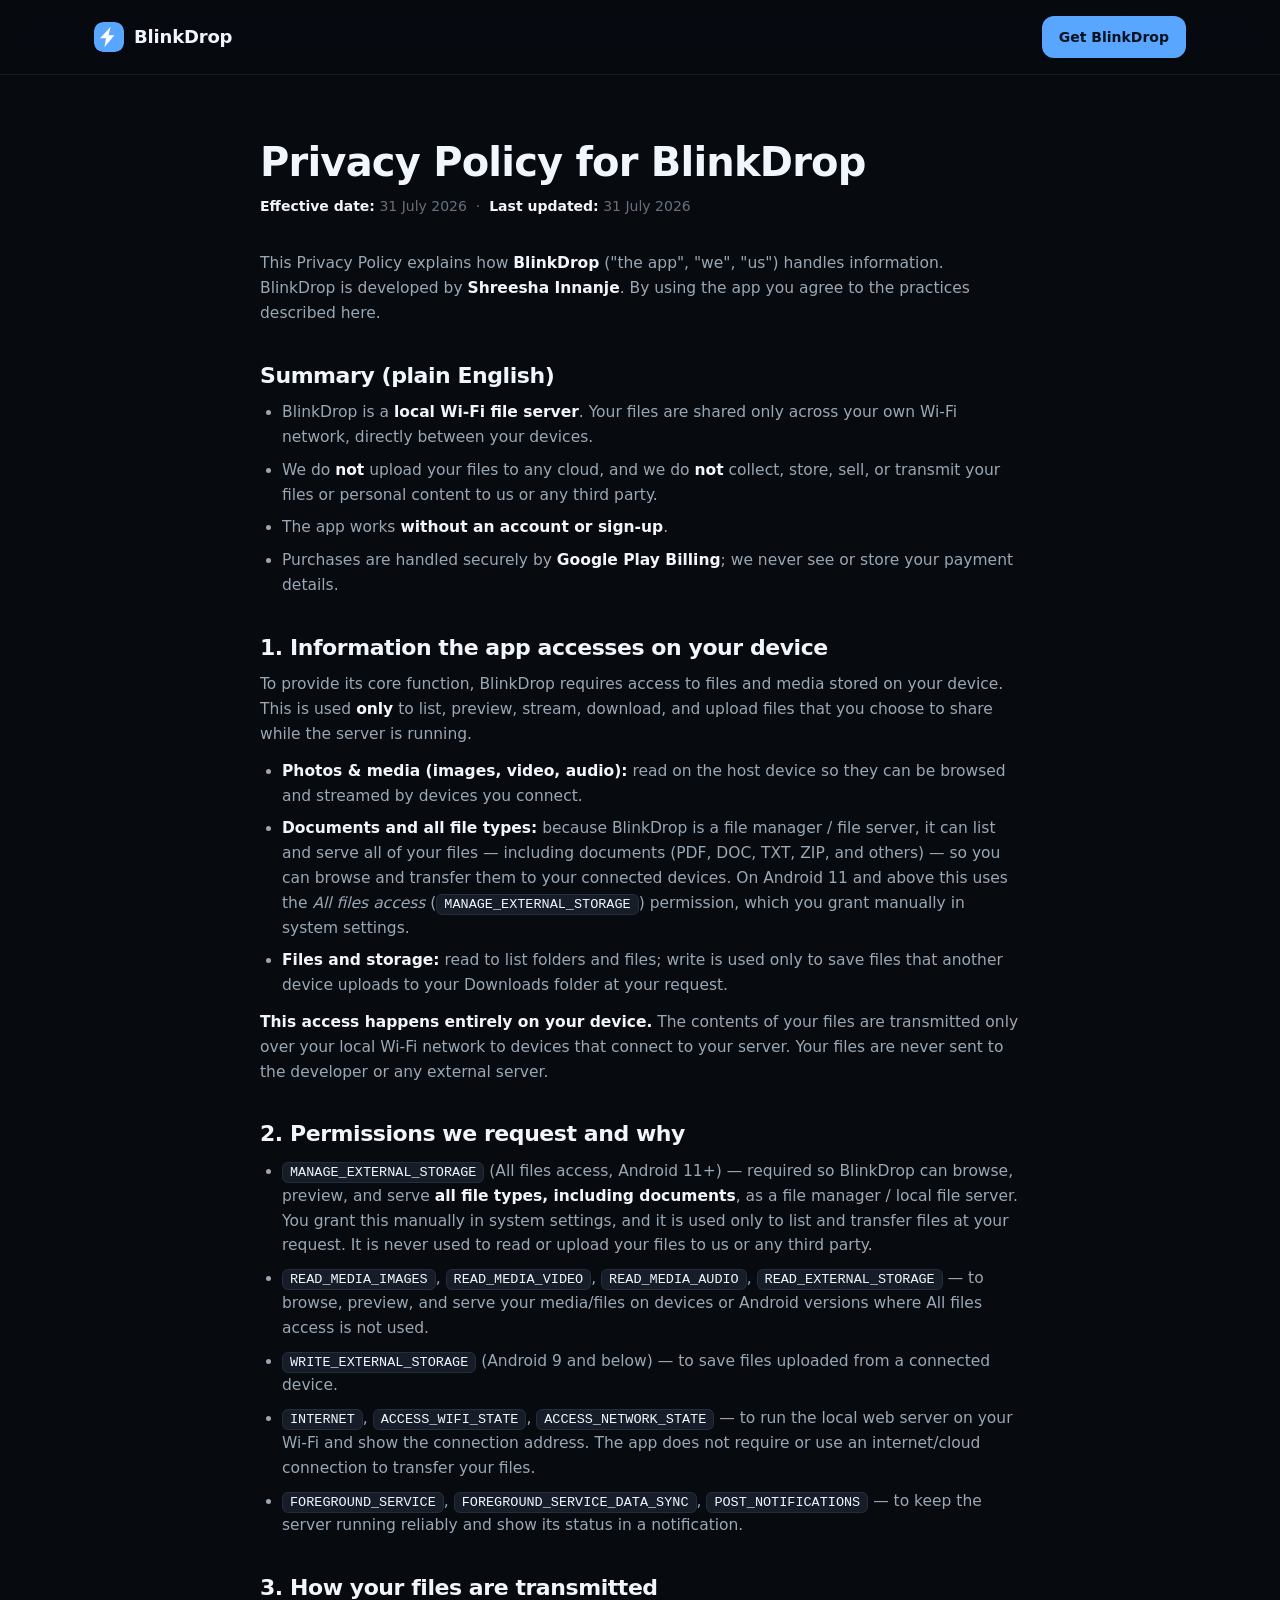
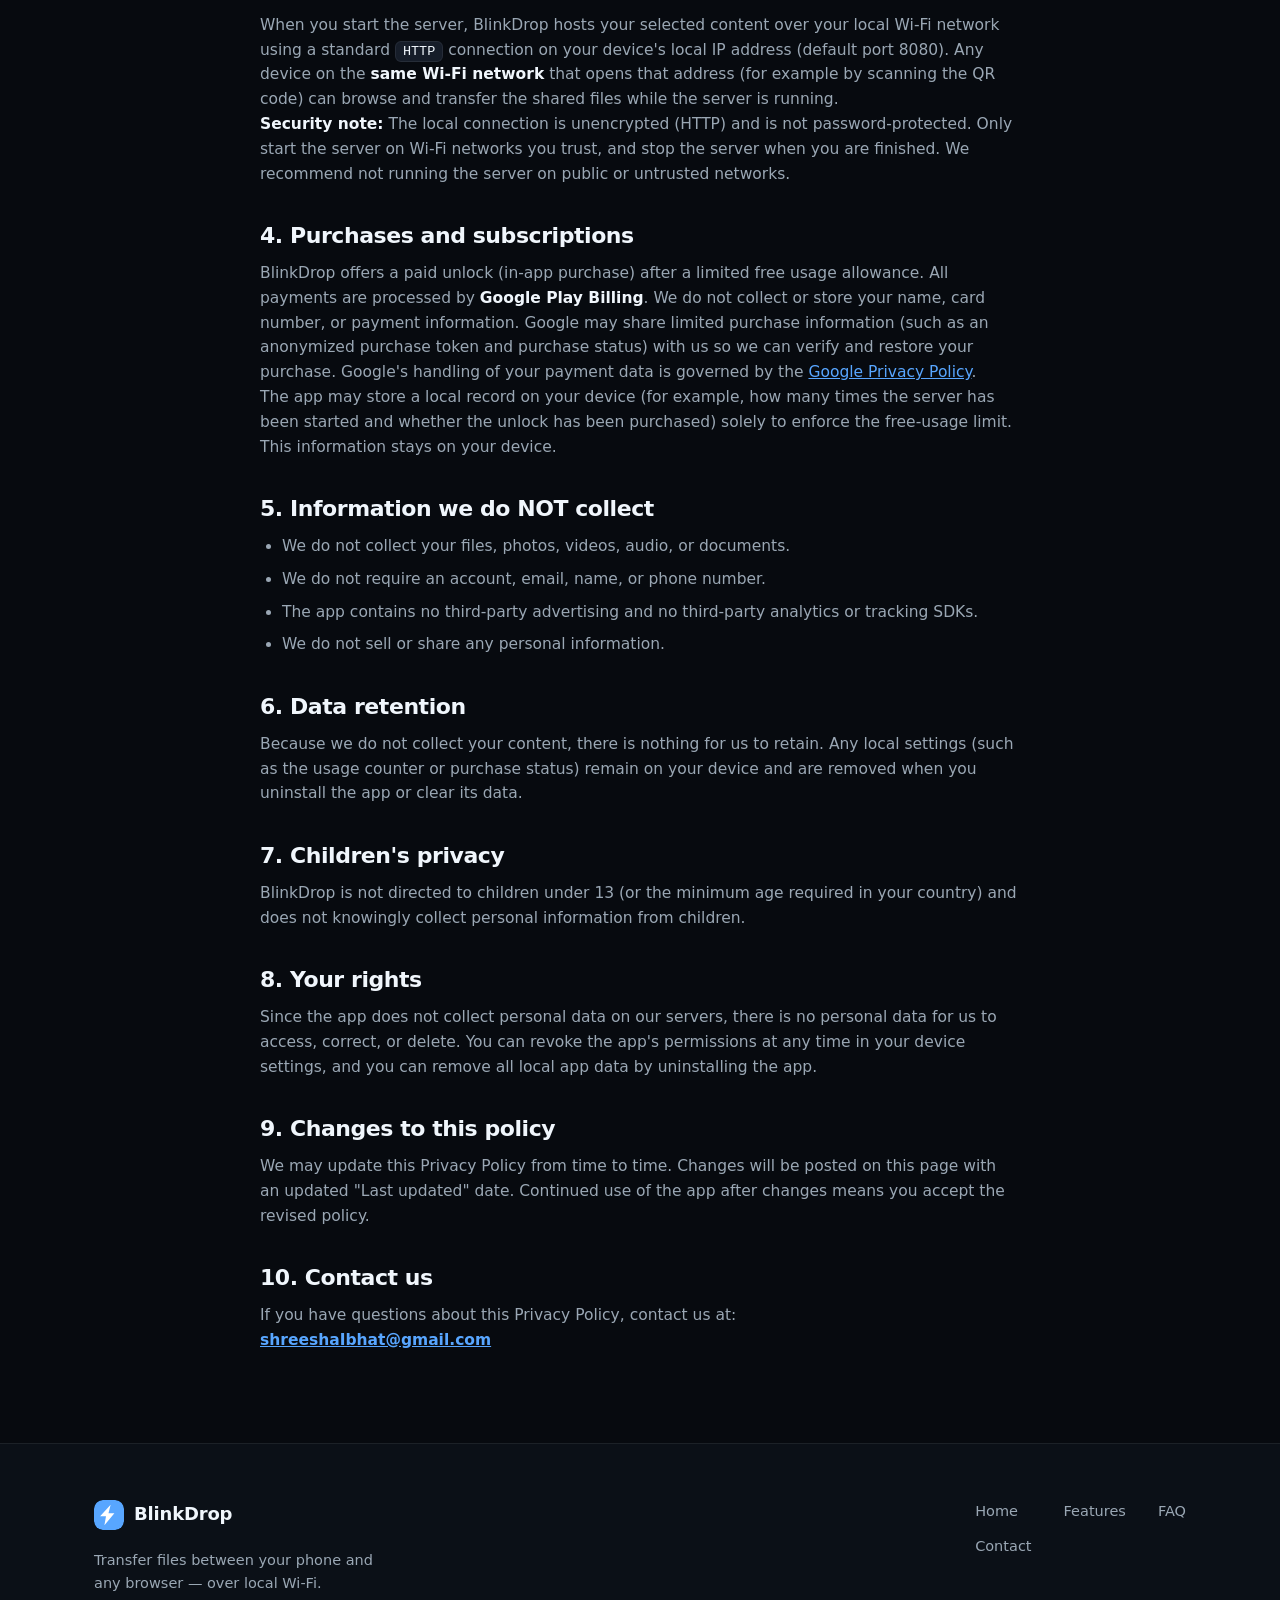
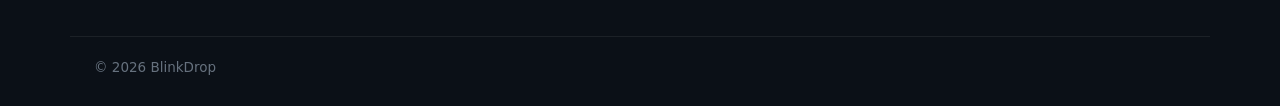
<file: website/privacy.html>
<!DOCTYPE html>
<html lang="en">
<head>
<meta charset="UTF-8">
<meta name="viewport" content="width=device-width, initial-scale=1.0">
<title>Privacy Policy — BlinkDrop</title>
<meta name="description" content="BlinkDrop privacy policy. BlinkDrop transfers files over your local Wi-Fi network and does not upload your files to the cloud.">
<meta name="theme-color" content="#0a0e14">
<link rel="icon" type="image/svg+xml" href="assets/img/favicon.svg">
<link rel="icon" type="image/png" href="assets/img/icon-192.png">
<link rel="apple-touch-icon" href="assets/img/apple-touch-icon.png">
<link rel="stylesheet" href="css/styles.css">
</head>
<body>
<a class="skip-link" href="#main">Skip to content</a>

<header class="nav scrolled" id="nav">
  <div class="nav-inner">
    <a class="brand" href="index.html" aria-label="BlinkDrop home">
      <svg class="brand-mark" viewBox="0 0 64 64" aria-hidden="true"><rect width="64" height="64" rx="18" fill="#58a6ff"/><path d="M35.5 10 13 34.5h12.6L22.2 54 43.5 28.5H30.9z" fill="#fff"/></svg>
      <span class="brand-name">BlinkDrop</span>
    </a>
    <div class="nav-cta">
      <a class="btn btn-primary btn-sm" href="https://play.google.com/store/apps/details?id=com.shreesha.blinkdrop" rel="noopener">Get BlinkDrop</a>
    </div>
  </div>
</header>

<main id="main" class="legal-page">
  <div class="container">
    <article class="legal">
      <h1>Privacy Policy for BlinkDrop</h1>
      <p class="muted"><strong>Effective date:</strong> 31 July 2026 &nbsp;·&nbsp; <strong>Last updated:</strong> 31 July 2026</p>

      <p>This Privacy Policy explains how <strong>BlinkDrop</strong> ("the app", "we", "us") handles information. BlinkDrop is developed by <strong>Shreesha Innanje</strong>. By using the app you agree to the practices described here.</p>

      <h2>Summary (plain English)</h2>
      <ul>
        <li>BlinkDrop is a <strong>local Wi‑Fi file server</strong>. Your files are shared only across your own Wi‑Fi network, directly between your devices.</li>
        <li>We do <strong>not</strong> upload your files to any cloud, and we do <strong>not</strong> collect, store, sell, or transmit your files or personal content to us or any third party.</li>
        <li>The app works <strong>without an account or sign‑up</strong>.</li>
        <li>Purchases are handled securely by <strong>Google Play Billing</strong>; we never see or store your payment details.</li>
      </ul>

      <h2>1. Information the app accesses on your device</h2>
      <p>To provide its core function, BlinkDrop requires access to files and media stored on your device. This is used <strong>only</strong> to list, preview, stream, download, and upload files that you choose to share while the server is running.</p>
      <ul>
        <li><strong>Photos &amp; media (images, video, audio):</strong> read on the host device so they can be browsed and streamed by devices you connect.</li>
        <li><strong>Documents and all file types:</strong> because BlinkDrop is a file manager / file server, it can list and serve all of your files &mdash; including documents (PDF, DOC, TXT, ZIP, and others) &mdash; so you can browse and transfer them to your connected devices. On Android 11 and above this uses the <em>All files access</em> (<code>MANAGE_EXTERNAL_STORAGE</code>) permission, which you grant manually in system settings.</li>
        <li><strong>Files and storage:</strong> read to list folders and files; write is used only to save files that another device uploads to your Downloads folder at your request.</li>
      </ul>
      <p><strong>This access happens entirely on your device.</strong> The contents of your files are transmitted only over your local Wi‑Fi network to devices that connect to your server. Your files are never sent to the developer or any external server.</p>

      <h2>2. Permissions we request and why</h2>
      <ul>
        <li><code>MANAGE_EXTERNAL_STORAGE</code> (All files access, Android 11+) &mdash; required so BlinkDrop can browse, preview, and serve <strong>all file types, including documents</strong>, as a file manager / local file server. You grant this manually in system settings, and it is used only to list and transfer files at your request. It is never used to read or upload your files to us or any third party.</li>
        <li><code>READ_MEDIA_IMAGES</code>, <code>READ_MEDIA_VIDEO</code>, <code>READ_MEDIA_AUDIO</code>, <code>READ_EXTERNAL_STORAGE</code> &mdash; to browse, preview, and serve your media/files on devices or Android versions where All files access is not used.</li>
        <li><code>WRITE_EXTERNAL_STORAGE</code> (Android 9 and below) — to save files uploaded from a connected device.</li>
        <li><code>INTERNET</code>, <code>ACCESS_WIFI_STATE</code>, <code>ACCESS_NETWORK_STATE</code> — to run the local web server on your Wi‑Fi and show the connection address. The app does not require or use an internet/cloud connection to transfer your files.</li>
        <li><code>FOREGROUND_SERVICE</code>, <code>FOREGROUND_SERVICE_DATA_SYNC</code>, <code>POST_NOTIFICATIONS</code> — to keep the server running reliably and show its status in a notification.</li>
      </ul>

      <h2>3. How your files are transmitted</h2>
      <p>When you start the server, BlinkDrop hosts your selected content over your local Wi‑Fi network using a standard <code>HTTP</code> connection on your device's local IP address (default port 8080). Any device on the <strong>same Wi‑Fi network</strong> that opens that address (for example by scanning the QR code) can browse and transfer the shared files while the server is running.</p>
      <p><strong>Security note:</strong> The local connection is unencrypted (HTTP) and is not password‑protected. Only start the server on Wi‑Fi networks you trust, and stop the server when you are finished. We recommend not running the server on public or untrusted networks.</p>

      <h2>4. Purchases and subscriptions</h2>
      <p>BlinkDrop offers a paid unlock (in‑app purchase) after a limited free usage allowance. All payments are processed by <strong>Google Play Billing</strong>. We do not collect or store your name, card number, or payment information. Google may share limited purchase information (such as an anonymized purchase token and purchase status) with us so we can verify and restore your purchase. Google's handling of your payment data is governed by the <a href="https://policies.google.com/privacy" target="_blank" rel="noopener">Google Privacy Policy</a>.</p>
      <p>The app may store a local record on your device (for example, how many times the server has been started and whether the unlock has been purchased) solely to enforce the free‑usage limit. This information stays on your device.</p>

      <h2>5. Information we do NOT collect</h2>
      <ul>
        <li>We do not collect your files, photos, videos, audio, or documents.</li>
        <li>We do not require an account, email, name, or phone number.</li>
        <li>The app contains no third‑party advertising and no third‑party analytics or tracking SDKs.</li>
        <li>We do not sell or share any personal information.</li>
      </ul>

      <h2>6. Data retention</h2>
      <p>Because we do not collect your content, there is nothing for us to retain. Any local settings (such as the usage counter or purchase status) remain on your device and are removed when you uninstall the app or clear its data.</p>

      <h2>7. Children's privacy</h2>
      <p>BlinkDrop is not directed to children under 13 (or the minimum age required in your country) and does not knowingly collect personal information from children.</p>

      <h2>8. Your rights</h2>
      <p>Since the app does not collect personal data on our servers, there is no personal data for us to access, correct, or delete. You can revoke the app's permissions at any time in your device settings, and you can remove all local app data by uninstalling the app.</p>

      <h2>9. Changes to this policy</h2>
      <p>We may update this Privacy Policy from time to time. Changes will be posted on this page with an updated "Last updated" date. Continued use of the app after changes means you accept the revised policy.</p>

      <h2>10. Contact us</h2>
      <p>If you have questions about this Privacy Policy, contact us at:<br><strong><a href="mailto:shreeshaIbhat@gmail.com">shreeshaIbhat@gmail.com</a></strong></p>
    </article>
  </div>
</main>

<footer class="footer">
  <div class="container footer-inner">
    <div class="footer-brand">
      <a class="brand" href="index.html">
        <svg class="brand-mark" viewBox="0 0 64 64" aria-hidden="true"><rect width="64" height="64" rx="18" fill="#58a6ff"/><path d="M35.5 10 13 34.5h12.6L22.2 54 43.5 28.5H30.9z" fill="#fff"/></svg>
        <span class="brand-name">BlinkDrop</span>
      </a>
      <p class="footer-tag">Transfer files between your phone and any browser — over local Wi-Fi.</p>
    </div>
    <nav class="footer-links" aria-label="Footer">
      <a href="index.html">Home</a>
      <a href="index.html#features">Features</a>
      <a href="index.html#faq">FAQ</a>
      <a href="mailto:shreeshaIbhat@gmail.com">Contact</a>
    </nav>
  </div>
  <div class="container footer-bottom">
    <p>© 2026 BlinkDrop</p>
  </div>
</footer>
</body>
</html>
</file>
<file: website/css/styles.css>
/* ============================================================
   BlinkDrop — public marketing site
   Dark, premium, minimal. System fonts (zero external requests).
   ============================================================ */

:root {
  --bg: #070a0f;
  --bg-2: #0b1017;
  --surface: #111722;
  --surface-2: #161d29;
  --border: rgba(255, 255, 255, 0.07);
  --border-strong: rgba(255, 255, 255, 0.12);
  --blue: #58a6ff;
  --blue-2: #6ee7ff;
  --green: #3fb950;
  --orange: #d29922;
  --red: #f85149;
  --text: #f0f6fc;
  --text-2: #9aa7b4;
  --text-3: #66717e;
  --radius: 18px;
  --container: 1140px;
  --font: ui-sans-serif, system-ui, -apple-system, "Segoe UI", Roboto, "Helvetica Neue", Arial, "Noto Sans", sans-serif;
  --mono: ui-monospace, "SF Mono", SFMono-Regular, Menlo, Consolas, monospace;
}

*, *::before, *::after { box-sizing: border-box; }

html { scroll-behavior: smooth; -webkit-text-size-adjust: 100%; overflow-x: clip; }

@media (prefers-reduced-motion: reduce) {
  html { scroll-behavior: auto; }
  *, *::before, *::after { animation-duration: 0.001s !important; animation-iteration-count: 1 !important; transition-duration: 0.001s !important; }
}

body {
  margin: 0;
  font-family: var(--font);
  background: var(--bg);
  color: var(--text);
  line-height: 1.6;
  -webkit-font-smoothing: antialiased;
  text-rendering: optimizeLegibility;
  overflow-x: hidden;
}

img, video { max-width: 100%; display: block; }

a { color: inherit; text-decoration: none; }
ul, ol { margin: 0; padding: 0; list-style: none; }

h1, h2, h3, h4 { margin: 0; line-height: 1.12; letter-spacing: -0.02em; font-weight: 700; }
p { margin: 0; }

:focus-visible { outline: 2px solid var(--blue); outline-offset: 3px; border-radius: 4px; }

.container { width: 100%; max-width: var(--container); margin: 0 auto; padding: 0 24px; }
.container-narrow { max-width: 820px; }

.skip-link {
  position: absolute; left: 16px; top: -60px; z-index: 100;
  background: var(--blue); color: #04121f; font-weight: 600;
  padding: 10px 16px; border-radius: 10px; transition: top .2s;
}
.skip-link:focus { top: 16px; }

/* ============ Buttons ============ */
.btn {
  display: inline-flex; align-items: center; justify-content: center; gap: 8px;
  font-weight: 600; font-size: 15px; border-radius: 12px; cursor: pointer;
  transition: transform .15s ease, box-shadow .2s ease, background .2s ease, border-color .2s ease;
  border: 1px solid transparent; white-space: nowrap;
}
.btn-primary {
  background: var(--blue); color: #04121f;
  box-shadow: 0 0 0 0 rgba(88, 166, 255, 0);
}
.btn-primary:hover { background: #6db2ff; box-shadow: 0 8px 30px -6px rgba(88, 166, 255, 0.55); transform: translateY(-1px); }
.btn-ghost {
  background: transparent; color: var(--text);
  border-color: var(--border-strong);
}
.btn-ghost:hover { background: rgba(255,255,255,0.04); border-color: rgba(255,255,255,0.22); }
.btn-lg { padding: 14px 26px; font-size: 16px; border-radius: 14px; }
.btn-sm { padding: 9px 16px; font-size: 14px; }
.btn-block { width: 100%; }

/* ============ Nav ============ */
.nav {
  position: fixed; top: 0; left: 0; right: 0; z-index: 50;
  transition: background .3s ease, border-color .3s ease, backdrop-filter .3s ease;
  border-bottom: 1px solid transparent;
}
.nav.scrolled {
  background: rgba(7, 10, 15, 0.78);
  -webkit-backdrop-filter: saturate(160%) blur(14px);
  backdrop-filter: saturate(160%) blur(14px);
  border-bottom-color: var(--border);
}
.nav-inner {
  max-width: var(--container); margin: 0 auto; padding: 16px 24px;
  display: flex; align-items: center; justify-content: space-between; gap: 16px;
}
.brand { display: inline-flex; align-items: center; gap: 10px; font-weight: 700; font-size: 18px; letter-spacing: -0.01em; }
.brand-mark { width: 30px; height: 30px; border-radius: 9px; flex: none; }
.brand-name { color: var(--text); }

.nav-links { display: flex; gap: 30px; }
.nav-links a { color: var(--text-2); font-size: 14.5px; font-weight: 500; transition: color .15s; }
.nav-links a:hover { color: var(--text); }
.nav-links a.active { color: var(--text); }

.nav-cta { display: flex; align-items: center; gap: 12px; }

.nav-toggle {
  display: none; flex-direction: column; gap: 5px;
  background: none; border: 0; padding: 8px; cursor: pointer;
}
.nav-toggle span { width: 22px; height: 2px; background: var(--text); border-radius: 2px; transition: transform .2s, opacity .2s; }
.nav-toggle[aria-expanded="true"] span:nth-child(1) { transform: translateY(7px) rotate(45deg); }
.nav-toggle[aria-expanded="true"] span:nth-child(2) { opacity: 0; }
.nav-toggle[aria-expanded="true"] span:nth-child(3) { transform: translateY(-7px) rotate(-45deg); }

.mobile-menu {
  display: none; flex-direction: column; gap: 4px;
  padding: 8px 24px 20px; border-top: 1px solid var(--border);
  background: rgba(7, 10, 15, 0.96);
}
.mobile-menu a { padding: 12px 4px; color: var(--text-2); font-size: 16px; border-bottom: 1px solid var(--border); }
.mobile-menu a:last-of-type { border-bottom: 0; margin-top: 8px; }
.mobile-menu .btn { justify-content: center; }
.mobile-menu[hidden] { display: none; }

/* ============ Sections ============ */
.section { padding: 110px 0; position: relative; }
.section-head { max-width: 680px; margin: 0 auto 56px; text-align: center; }
.section-head h2 { font-size: clamp(28px, 4.4vw, 44px); margin-top: 14px; }
.section-head p { color: var(--text-2); font-size: 18px; margin-top: 14px; }
.eyebrow {
  display: inline-block; font-size: 13px; font-weight: 600; letter-spacing: 0.14em;
  text-transform: uppercase; color: var(--blue);
}

/* ============ Hero ============ */
.hero { padding: 160px 0 90px; position: relative; overflow: hidden; }
.hero-bg {
  position: absolute; inset: 0; pointer-events: none;
  background:
    radial-gradient(720px 480px at 78% 34%, rgba(88, 166, 255, 0.13), transparent 60%),
    radial-gradient(600px 420px at 12% 10%, rgba(110, 231, 255, 0.06), transparent 55%);
}
.hero-grid { display: grid; grid-template-columns: 1.05fr 0.95fr; gap: 48px; align-items: center; position: relative; }

.hero-copy h1 {
  font-size: clamp(40px, 6vw, 64px); letter-spacing: -0.035em;
  margin: 20px 0 20px; max-width: 12ch;
}
.hero-sub { font-size: clamp(17px, 2vw, 20px); color: var(--text-2); max-width: 46ch; }
.hero-tags { display: flex; flex-wrap: wrap; gap: 10px; margin: 26px 0 30px; }
.hero-tags span {
  font-size: 13.5px; font-weight: 600; color: var(--text);
  background: var(--surface); border: 1px solid var(--border); border-radius: 999px; padding: 8px 14px;
}
.hero-actions { display: flex; flex-wrap: wrap; gap: 14px; }

.pill {
  display: inline-flex; align-items: center; gap: 8px;
  font-size: 13.5px; font-weight: 500; color: var(--text-2);
  background: var(--surface); border: 1px solid var(--border); border-radius: 999px; padding: 7px 14px;
}
.pill-dot { width: 7px; height: 7px; border-radius: 50%; background: var(--green); box-shadow: 0 0 0 3px rgba(63,185,80,0.18); }

.hero-note {
  display: flex; gap: 12px; align-items: flex-start; margin-top: 34px;
  padding: 14px 16px; border-left: 2px solid var(--blue); background: rgba(88,166,255,0.06); border-radius: 0 12px 12px 0;
}
.hero-note svg { width: 20px; height: 20px; fill: none; stroke: var(--blue); stroke-width: 1.7; flex: none; margin-top: 3px; }
.hero-note p { color: var(--text-2); font-size: 15px; }
.hero-note strong { color: var(--text); }

/* Hero devices */
.hero-visual { position: relative; display: flex; align-items: center; justify-content: center; height: 460px; }
.phone {
  position: relative; width: 240px; aspect-ratio: 9/19;
  background: #05070a; border: 1px solid var(--border-strong); border-radius: 34px;
  padding: 9px; box-shadow: 0 30px 60px -20px rgba(0,0,0,0.7), 0 0 0 1px rgba(255,255,255,0.03);
  z-index: 2;
}
.phone img { width: 100%; height: 100%; object-fit: cover; object-position: top; border-radius: 25px; }
.phone-notch {
  position: absolute; top: 18px; left: 50%; transform: translateX(-50%);
  width: 64px; height: 7px; background: #05070a; border-radius: 999px; z-index: 3;
}
.laptop {
  position: relative; width: 380px;
  background: #05070a; border: 1px solid var(--border-strong); border-radius: 14px;
  padding: 10px; box-shadow: 0 30px 60px -20px rgba(0,0,0,0.7);
  z-index: 1;
}
.laptop-bar {
  display: flex; align-items: center; gap: 5px; padding: 0 4px 9px;
}
.laptop-bar span { width: 10px; height: 10px; border-radius: 50%; background: #2a2f38; }
.laptop-bar span:nth-child(1) { background: #f85149; }
.laptop-bar span:nth-child(2) { background: #d29922; }
.laptop-bar span:nth-child(3) { background: #3fb950; }
.laptop-bar i { flex: 1; height: 18px; border-radius: 999px; background: var(--surface-2); margin-left: 8px; }
.laptop img { width: 100%; border-radius: 8px; }

.phone, .laptop { transform-origin: center; }
.hero-visual .phone { margin-right: -46px; margin-bottom: 40px; }
.hero-visual .laptop { margin-top: 60px; }

.beam {
  position: absolute; left: 50%; top: 50%; transform: translate(-50%, -50%);
  width: 150px; height: 2px; z-index: 3;
  background: linear-gradient(90deg, rgba(88,166,255,0), rgba(88,166,255,0.6), rgba(88,166,255,0));
}
.beam-dot {
  position: absolute; top: 50%; left: 0; transform: translateY(-50%);
  width: 7px; height: 7px; border-radius: 50%; background: var(--blue-2);
  box-shadow: 0 0 12px 2px rgba(110,231,255,0.8);
  animation: beam-move 2.6s ease-in-out infinite;
}
.beam-bolt {
  position: absolute; top: 50%; left: 50%; transform: translate(-50%, -50%);
  width: 34px; height: 34px; border-radius: 50%;
  background: var(--surface-2); border: 1px solid var(--border-strong);
  display: grid; place-items: center; box-shadow: 0 0 24px rgba(88,166,255,0.35);
}
.beam-bolt svg { width: 18px; height: 18px; fill: var(--blue); }
@keyframes beam-move { 0% { left: 4%; } 50% { left: 88%; } 100% { left: 4%; } }

/* ============ Browser band ============ */
.browser-band { padding: 30px 0 10px; }
.browser-band .container {
  display: flex; flex-wrap: wrap; align-items: center; gap: 28px 48px; justify-content: space-between;
  border-top: 1px solid var(--border); border-bottom: 1px solid var(--border); padding: 34px 0;
}
.browser-band-copy { max-width: 480px; }
.browser-band-copy h2 { font-size: clamp(22px, 3vw, 30px); margin-bottom: 10px; }
.browser-band-copy p { color: var(--text-2); }
.browser-row { display: flex; flex-wrap: wrap; gap: 26px; }
.browser-row li { display: flex; align-items: center; gap: 9px; color: var(--text-2); font-size: 14px; font-weight: 500; }
.b-icon { width: 30px; height: 30px; display: grid; place-items: center; }
.b-icon svg { width: 24px; height: 24px; fill: none; stroke: currentColor; stroke-width: 1.6; }
.b-chrome { color: #4285f4; } .b-edge { color: #00a4ef; } .b-safari { color: #1e9bf0; } .b-firefox { color: #ff9500; }

/* ============ Steps ============ */
.steps { display: grid; grid-template-columns: repeat(3, 1fr); gap: 24px; position: relative; counter-reset: step; }
.step { position: relative; }
.step-visual {
  position: relative; display: flex; align-items: center; justify-content: center;
  background: var(--bg-2); border: 1px solid var(--border); border-radius: var(--radius);
  padding: 26px 20px; margin-bottom: 26px; min-height: 250px;
}
.mini-phone {
  width: 128px; aspect-ratio: 9/19; background: #05070a; border: 1px solid var(--border-strong);
  border-radius: 20px; padding: 5px; box-shadow: 0 18px 34px -14px rgba(0,0,0,0.7);
}
.mini-phone img { width: 100%; height: 100%; object-fit: cover; object-position: top; border-radius: 15px; }
.mini-browser { width: 190px; aspect-ratio: 4/3; border-radius: 10px; padding: 4px; }
.mini-browser img { border-radius: 7px; }

.step-tap, .step-chip {
  position: absolute; bottom: 14px; left: 50%; transform: translateX(-50%);
  font-size: 12.5px; font-weight: 600; color: var(--text);
  background: var(--surface-2); border: 1px solid var(--border-strong); border-radius: 999px; padding: 6px 12px;
}
.step-chip { color: var(--blue); }
.step-chip-green { color: var(--green); }

.step-copy { position: relative; padding-left: 46px; }
.step-num {
  position: absolute; left: 0; top: 0;
  width: 32px; height: 32px; border-radius: 50%;
  background: rgba(88,166,255,0.14); color: var(--blue); font-weight: 700;
  display: grid; place-items: center; font-size: 15px;
}
.step-copy h3 { font-size: 20px; margin-bottom: 8px; }
.step-copy p { color: var(--text-2); font-size: 15.5px; }

/* ============ Demo ============ */
.demo { background: var(--bg-2); border-top: 1px solid var(--border); border-bottom: 1px solid var(--border); }
.demo-stage {
  display: flex; align-items: center; justify-content: center; gap: 30px;
  max-width: 880px; margin: 0 auto 28px; position: relative;
}
.demo-device { display: flex; flex-direction: column; align-items: center; gap: 14px; }
.device-label { font-size: 12.5px; font-weight: 600; letter-spacing: 0.1em; text-transform: uppercase; color: var(--text-3); }
.demo-screen-frame { position: relative; }
.demo-screen {
  width: 220px; height: 446px; border-radius: 25px; overflow: hidden; background: #05070a;
  border: 1px solid var(--border-strong);
}
.demo-phone .demo-screen { width: 220px; height: 446px; }
.demo-browser .demo-screen { width: 360px; height: 250px; border-radius: 10px; }
.demo-screen img { width: 100%; height: 100%; object-fit: cover; object-position: top; }
.demo-screen .screen-inner { width: 100%; height: 100%; display: grid; place-items: center; background: var(--surface); padding: 18px; text-align: center; }
.demo-screen .screen-inner b { font-size: 16px; }
.demo-screen .screen-inner small { color: var(--text-2); display: block; margin-top: 6px; }

.demo-mid { display: flex; flex-direction: column; align-items: center; gap: 8px; }
.demo-arrow { width: 40px; height: 2px; background: linear-gradient(90deg, rgba(88,166,255,0), var(--blue), rgba(88,166,255,0)); position: relative; }
.demo-bolt {
  width: 40px; height: 40px; border-radius: 50%; background: var(--surface-2);
  border: 1px solid var(--border-strong); display: grid; place-items: center;
  box-shadow: 0 0 22px rgba(88,166,255,0.35);
}
.demo-bolt svg { width: 20px; height: 20px; fill: var(--blue); }

.demo-controls { display: flex; align-items: center; justify-content: center; gap: 18px; }
.demo-btn {
  width: 40px; height: 40px; border-radius: 50%; border: 1px solid var(--border-strong);
  background: var(--surface); color: var(--text); font-size: 16px; cursor: pointer;
  transition: background .15s, border-color .15s;
}
.demo-btn:hover { background: var(--surface-2); border-color: rgba(255,255,255,0.25); }
.demo-dots { display: flex; gap: 8px; }
.demo-dots li { width: 8px; height: 8px; border-radius: 999px; background: var(--border-strong); transition: all .2s; }
.demo-dots li.active { width: 22px; background: var(--blue); }
.demo-caption { text-align: center; color: var(--text-2); margin-top: 16px; font-size: 15px; min-height: 24px; }

/* ============ Statement / no-app ============ */
.statement { text-align: center; max-width: 720px; margin: 0 auto 40px; }
.statement h2 { font-size: clamp(30px, 4.6vw, 48px); }
.statement-sub { color: var(--text-2); font-size: 19px; margin-top: 16px; }
.devices { display: flex; flex-wrap: wrap; justify-content: center; gap: 14px; margin-bottom: 16px; }
.devices li {
  display: flex; align-items: center; gap: 10px; padding: 14px 20px;
  background: var(--surface); border: 1px solid var(--border); border-radius: 14px;
  font-size: 15px; font-weight: 600; color: var(--text);
}
.d-icon { width: 22px; height: 22px; color: var(--blue); }
.d-icon svg { width: 100%; height: 100%; fill: none; stroke: currentColor; stroke-width: 1.6; }
.devices-note { text-align: center; color: var(--text-3); font-size: 15px; }

/* ============ Features ============ */
.feature-grid { display: grid; grid-template-columns: repeat(3, 1fr); gap: 20px; }
.feature {
  background: var(--surface); border: 1px solid var(--border); border-radius: var(--radius);
  padding: 28px; transition: transform .2s ease, border-color .2s ease, background .2s ease;
}
.feature:hover { transform: translateY(-4px); border-color: rgba(88,166,255,0.35); background: var(--surface-2); }
.f-icon {
  width: 46px; height: 46px; border-radius: 13px; display: grid; place-items: center;
  background: rgba(88,166,255,0.12); color: var(--blue); margin-bottom: 18px;
}
.f-icon svg { width: 24px; height: 24px; fill: none; stroke: currentColor; stroke-width: 1.7; stroke-linecap: round; stroke-linejoin: round; }
.feature h3 { font-size: 19px; margin-bottom: 8px; }
.feature p { color: var(--text-2); font-size: 15px; }

/* ============ Privacy ============ */
.privacy-grid { display: grid; grid-template-columns: 1fr 1fr; gap: 56px; align-items: center; }
.privacy-copy h2 { font-size: clamp(28px, 4vw, 42px); margin: 14px 0 16px; }
.privacy-sub { color: var(--text-2); font-size: 17px; }
.check-list { margin-top: 24px; display: grid; gap: 12px; }
.check-list li { position: relative; padding-left: 32px; color: var(--text); font-size: 16px; }
.check-list li::before {
  content: ""; position: absolute; left: 0; top: 2px; width: 20px; height: 20px; border-radius: 50%;
  background: rgba(63,185,80,0.15);
}
.check-list li::after {
  content: "✓"; position: absolute; left: 0; top: 1px; width: 20px; text-align: center;
  color: var(--green); font-size: 12px; font-weight: 700;
}

.privacy-diagram {
  display: flex; align-items: center; justify-content: center; gap: 10px;
  background: var(--bg-2); border: 1px solid var(--border); border-radius: var(--radius); padding: 34px 26px;
}
.pd-node { display: flex; flex-direction: column; align-items: center; gap: 8px; text-align: center; }
.pd-ico { width: 36px; height: 36px; color: var(--blue); display: grid; place-items: center; }
.pd-ico svg { width: 100%; height: 100%; fill: none; stroke: currentColor; stroke-width: 1.6; stroke-linecap: round; stroke-linejoin: round; }
.pd-node b { font-size: 14px; }
.pd-node em { font-style: normal; font-size: 11.5px; color: var(--green); background: rgba(63,185,80,0.12); padding: 3px 9px; border-radius: 999px; }
.pd-wire { flex: 1; height: 2px; background: linear-gradient(90deg, rgba(88,166,255,0.2), rgba(88,166,255,0.7)); max-width: 70px; border-radius: 2px; }

/* ============ Security ============ */
.security-stage {
  display: flex; align-items: center; justify-content: center; gap: 34px;
  max-width: 820px; margin: 0 auto;
}
.sec-phone, .sec-browser { display: flex; flex-direction: column; align-items: center; gap: 14px; }
.sec-flow { flex: 1; max-width: 120px; display: flex; justify-content: center; }
.sec-arrow { width: 100%; height: 2px; background: linear-gradient(90deg, rgba(88,166,255,0), var(--blue), rgba(88,166,255,0)); position: relative; }
.sec-arrow::after { content: ""; position: absolute; right: -2px; top: -3px; border-left: 8px solid var(--blue); border-top: 4px solid transparent; border-bottom: 4px solid transparent; }
.sec-pin, .sec-auth {
  font-family: var(--mono); font-size: 13px; letter-spacing: 0.06em; color: var(--text);
  background: var(--surface-2); border: 1px solid var(--border-strong); border-radius: 999px; padding: 7px 14px;
}
.sec-pin { color: var(--blue); }
.section-footnote { text-align: center; color: var(--text-3); font-size: 14px; margin-top: 34px; }

/* ============ Privacy control (toggle) ============ */
.privacy-grid-rev { direction: rtl; }
.privacy-grid-rev > * { direction: ltr; }
.toggle-demo { display: flex; justify-content: center; }
.toggle-card { background: var(--bg-2); border: 1px solid var(--border); border-radius: var(--radius); padding: 22px; max-width: 360px; width: 100%; }
.toggle-row { display: flex; align-items: center; justify-content: space-between; gap: 14px; margin-bottom: 16px; }
.toggle-row b { font-size: 15px; display: block; }
.toggle-row small { color: var(--text-2); font-size: 12.5px; }
.switch {
  position: relative; width: 52px; height: 30px; border-radius: 999px; flex: none;
  background: var(--border-strong); border: 1px solid var(--border-strong); cursor: pointer;
  transition: background .2s;
}
.switch[aria-checked="true"] { background: var(--blue); border-color: var(--blue); }
.switch-thumb {
  position: absolute; top: 3px; left: 3px; width: 22px; height: 22px; border-radius: 50%;
  background: #fff; transition: transform .2s;
}
.switch[aria-checked="true"] .switch-thumb { transform: translateX(22px); }
.toggle-cards img { border-radius: 12px; border: 1px solid var(--border); }
.chat { margin-top: 22px; border: 0; padding: 0; display: grid; gap: 10px; }
.chat p { background: var(--surface); border: 1px solid var(--border); border-radius: 12px; padding: 12px 14px; color: var(--text-2); font-size: 14.5px; }
.chat strong { color: var(--text); }

/* ============ Use cases ============ */
.usecase-grid { display: grid; grid-template-columns: repeat(3, 1fr); gap: 16px; }
.usecase {
  background: var(--surface); border: 1px solid var(--border); border-radius: 16px; padding: 24px;
}
.usecase b { font-size: 16.5px; display: block; margin-bottom: 8px; }
.usecase p { color: var(--text-2); font-size: 14.5px; }

/* ============ Comparison ============ */
.compare-grid { display: grid; grid-template-columns: 1.15fr 1fr 1fr 1fr; gap: 16px; }
.compare-col { background: var(--surface); border: 1px solid var(--border); border-radius: 16px; padding: 24px; }
.compare-col h3 { font-size: 16px; margin-bottom: 16px; color: var(--text-2); font-weight: 600; }
.compare-hero-col { border-color: rgba(88,166,255,0.4); background: linear-gradient(180deg, rgba(88,166,255,0.1), var(--surface)); }
.compare-hero-col h3 { color: var(--blue); font-weight: 700; }
.check-list, .x-list { display: grid; gap: 10px; }
.check-list li, .x-list li { position: relative; padding-left: 28px; font-size: 14.5px; }
.check-list li::after { content: "✓"; position: absolute; left: 0; top: 0; width: 18px; text-align: center; color: var(--green); font-weight: 700; }
.x-list li { color: var(--text-3); }
.x-list li::after { content: "—"; position: absolute; left: 0; top: 0; width: 18px; text-align: center; color: var(--text-3); }

/* ============ Video ============ */
.video-wrap { max-width: 720px; margin: 0 auto; }
.video-frame {
  width: 100%; aspect-ratio: 9/17.6; max-height: 620px; margin: 0 auto;
  border-radius: 18px; border: 1px solid var(--border-strong); background: #05070a;
  box-shadow: 0 30px 70px -24px rgba(0,0,0,0.8);
  object-fit: cover;
}

/* ============ CTA ============ */
.cta { text-align: center; }
.cta-inner { max-width: 720px; }
.cta h2 { font-size: clamp(28px, 4.4vw, 44px); }
.cta p { color: var(--text-2); font-size: 18px; margin-top: 14px; }
.cta-actions { display: flex; justify-content: center; flex-wrap: wrap; gap: 14px; margin-top: 30px; }
.cta-hint { margin-top: 20px; font-size: 13.5px; color: var(--text-3); }

/* ============ FAQ ============ */
.faq { display: grid; gap: 12px; }
.faq details { background: var(--surface); border: 1px solid var(--border); border-radius: 14px; overflow: hidden; }
.faq summary {
  cursor: pointer; list-style: none; padding: 20px 22px; font-weight: 600; font-size: 16px;
  display: flex; align-items: center; justify-content: space-between; gap: 16px;
}
.faq summary::-webkit-details-marker { display: none; }
.faq summary::after {
  content: "+"; font-size: 22px; font-weight: 400; color: var(--blue); transition: transform .2s; flex: none;
}
.faq details[open] summary::after { transform: rotate(45deg); }
.faq details p { padding: 0 22px 20px; color: var(--text-2); font-size: 15.5px; }

/* ============ Final CTA ============ */
.final-cta { padding: 120px 0; text-align: center; position: relative; overflow: hidden; }
.final-cta::before {
  content: ""; position: absolute; inset: 0; pointer-events: none;
  background: radial-gradient(600px 360px at 50% 100%, rgba(88,166,255,0.14), transparent 65%);
}
.final-cta .container { position: relative; }
.brand-mark-lg { width: 72px; height: 72px; border-radius: 20px; margin: 0 auto 24px; box-shadow: 0 20px 50px -12px rgba(88,166,255,0.5); }
.final-cta h2 { font-size: clamp(32px, 5vw, 52px); }
.final-tag { color: var(--text); font-size: 20px; font-weight: 600; margin-top: 18px; }
.final-sub { color: var(--text-2); font-size: 17px; margin: 8px 0 34px; }

/* ============ Footer ============ */
.footer { border-top: 1px solid var(--border); background: var(--bg-2); padding: 56px 0 28px; }
.footer-inner { display: flex; flex-wrap: wrap; gap: 32px; justify-content: space-between; align-items: flex-start; }
.footer-tag { color: var(--text-2); font-size: 14.5px; margin-top: 12px; max-width: 300px; }
.footer-links { display: grid; grid-template-columns: repeat(3, auto); gap: 12px 32px; }
.footer-links a { color: var(--text-2); font-size: 14.5px; transition: color .15s; }
.footer-links a:hover { color: var(--text); }
.footer-bottom { display: flex; justify-content: space-between; align-items: center; margin-top: 40px; padding-top: 20px; border-top: 1px solid var(--border); color: var(--text-3); font-size: 13.5px; }

/* ============ Legal page ============ */
.legal-page { padding: 140px 0 90px; }
.legal { max-width: 760px; margin: 0 auto; }
.legal h1 { font-size: clamp(28px, 4.4vw, 40px); margin-bottom: 10px; }
.legal .muted { color: var(--text-3); font-size: 14px; margin-bottom: 34px; }
.legal h2 { font-size: 22px; margin: 38px 0 12px; }
.legal h3 { font-size: 17px; margin: 26px 0 10px; }
.legal p, .legal li { color: var(--text-2); font-size: 15.5px; }
.legal ul, .legal ol { margin: 12px 0 12px 22px; display: grid; gap: 8px; }
.legal ul { list-style: disc; }
.legal ol { list-style: decimal; }
.legal code { background: var(--surface-2); border: 1px solid var(--border); padding: 2px 7px; border-radius: 6px; font-family: var(--mono); font-size: 13.5px; color: var(--text); }
.legal a { color: var(--blue); text-decoration: underline; }
.legal strong { color: var(--text); }

/* ============ Reveal animation ============ */
.reveal { opacity: 0; transform: translateY(22px); transition: opacity .7s ease, transform .7s ease; }
.reveal.in-view { opacity: 1; transform: none; }
.step:nth-child(1).reveal { transition-delay: 0s; }
.step:nth-child(2).reveal { transition-delay: .1s; }
.step:nth-child(3).reveal { transition-delay: .2s; }

/* ============ Responsive ============ */
@media (max-width: 960px) {
  .hero-grid { grid-template-columns: 1fr; }
  .hero-visual { height: 420px; order: -1; }
  .steps { grid-template-columns: 1fr; max-width: 460px; margin: 0 auto; }
  .feature-grid { grid-template-columns: repeat(2, 1fr); }
  .privacy-grid { grid-template-columns: 1fr; gap: 36px; }
  .compare-grid { grid-template-columns: repeat(2, 1fr); }
  .usecase-grid { grid-template-columns: repeat(2, 1fr); }
  .security-stage { flex-direction: column; gap: 20px; }
  .sec-flow { flex-direction: column; width: 2px; max-width: none; }
  .sec-arrow { width: 2px; height: 56px; background: linear-gradient(180deg, rgba(88,166,255,0), var(--blue), rgba(88,166,255,0)); }
  .sec-arrow::after { right: -3px; top: auto; bottom: -2px; border-left: 4px solid transparent; border-right: 4px solid transparent; border-top: 8px solid var(--blue); border-bottom: 0; }
}

@media (max-width: 680px) {
  .nav-links { display: none; }
  .nav-cta .btn { display: none; }
  .nav-toggle { display: flex; }
  .mobile-menu:not([hidden]) { display: flex; }
  .section { padding: 76px 0; }
  .hero { padding: 130px 0 70px; }
  .hero-visual { height: 380px; transform: scale(0.82); }
  .feature-grid { grid-template-columns: 1fr; }
  .compare-grid { grid-template-columns: 1fr; }
  .usecase-grid { grid-template-columns: 1fr; }
  .demo-stage { flex-direction: column; gap: 22px; }
  .demo-mid { transform: rotate(90deg); }
  .demo-browser .demo-screen { width: 320px; }
  .demo-phone .demo-screen { width: 190px; height: 385px; }
  .privacy-diagram { flex-direction: column; gap: 14px; }
  .pd-wire { width: 2px; height: 34px; max-width: none; }
  .footer-links { grid-template-columns: repeat(2, auto); }
}
</file>
